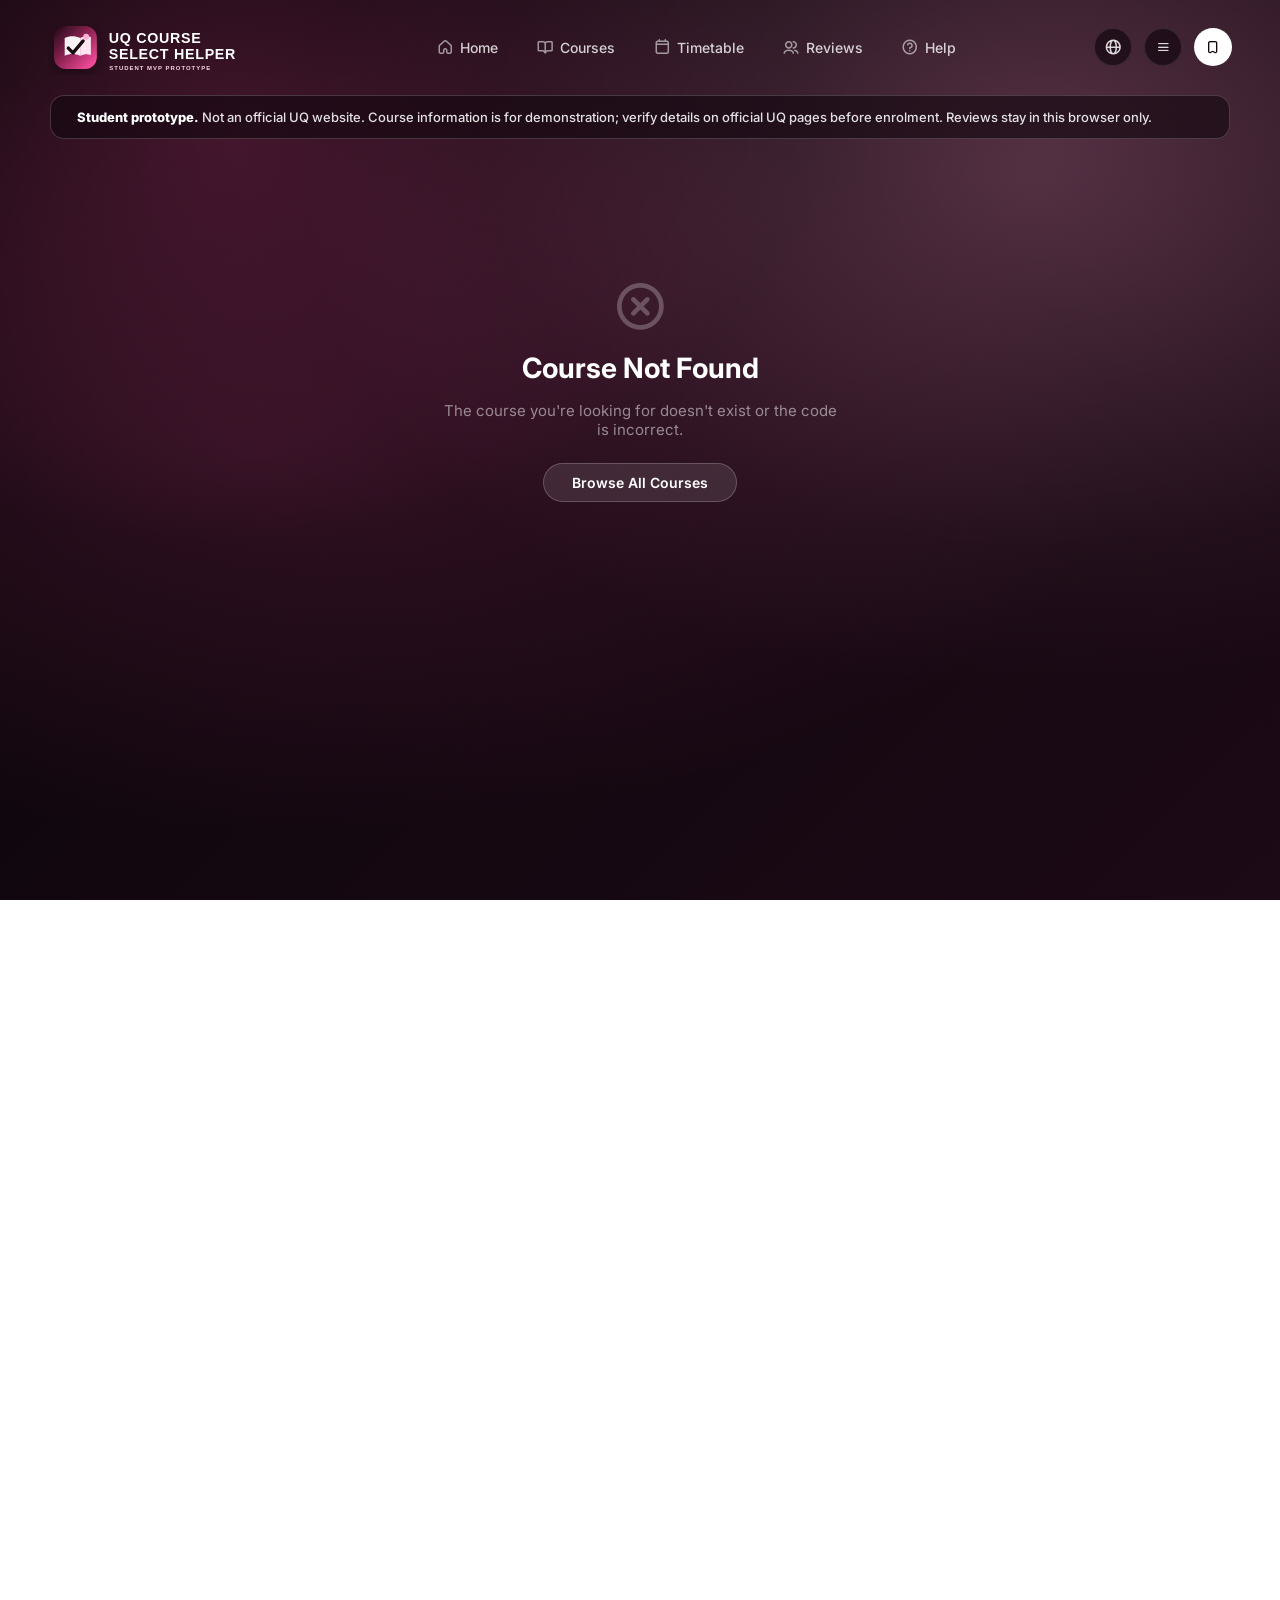
<file: course-detail.html>
﻿<!DOCTYPE html>
<html lang="en">

<head>
    <meta charset="UTF-8">
    <meta name="viewport" content="width=device-width, initial-scale=1.0">
    <meta http-equiv="Cache-Control" content="no-store, no-cache, must-revalidate">
    <meta http-equiv="Pragma" content="no-cache">
    <meta http-equiv="Expires" content="0">
    <title>Course Detail | UQ Course Select Helper</title>
    <link rel="preconnect" href="https://fonts.googleapis.com">
    <link
        href="https://fonts.googleapis.com/css2?family=Inter:wght@300;400;500;600;700;800;900&family=Noto+Sans+SC:wght@300;400;500;700;900&family=Playfair+Display:ital,wght@1,400;1,700&display=swap"
        rel="stylesheet">
    <link rel="stylesheet" href="coolicons.css">
    <link rel="stylesheet" href="css/shared.css?v=20260527-5">
    <link rel="stylesheet" href="css/course-detail.css?v=20260527-5">
</head>

<body>
    <div class="page">
        <!-- Purple Gradient Background -->
        <div class="page-bg"></div>

        <!-- Content -->
        <div class="content">

            <!-- Navbar -->
            <nav class="navbar">
                <div class="nav-brand">
                    <a href="index.html" class="brand-lockup" aria-label="UQ Course Select Helper home">
                        <img src="logos/course-select-helper-logo.svg" alt="UQ Course Select Helper">
                    </a>
                </div>

                <ul class="nav-links">
                    <li>
                        <a href="index.html">
                            <i class="ci-House_01"></i>
                            <span data-i18n="nav_home">Home</span>
                        </a>
                    </li>
                    <li>
                        <a href="courses.html">
                            <i class="ci-Book_Open"></i>
                            <span data-i18n="nav_courses">Courses</span>
                        </a>
                    </li>
                    <li>
                        <a href="timetable.html">
                            <i class="ci-Calendar"></i>
                            <span data-i18n="nav_timetable">Timetable</span>
                        </a>
                    </li>
                    <li>
                        <a href="reviews.html">
                            <i class="ci-Users"></i>
                            <span data-i18n="nav_reviews">Reviews</span>
                        </a>
                    </li>
                    <li>
                        <a href="#help">
                            <i class="ci-Circle_Help"></i>
                            <span data-i18n="nav_help">Help</span>
                        </a>
                    </li>
                </ul>

                <div class="nav-right">
                    <div class="lang-wrapper">
                        <button class="lang-globe-btn" id="langGlobeBtn" onclick="toggleLangPopover()">
                            <i class="ci-Globe"></i>
                        </button>
                        <div class="lang-popover" id="langPopover">
                            <div class="lang-popover-title">Language</div>
                            <div class="lang-popover-divider"></div>
                            <button class="lang-option active" data-lang="en" onclick="switchLang('en')">
                                <span class="lang-option-dot"></span>
                                <span class="lang-option-label">English</span>
                                <i class="ci-Check lang-option-check"></i>
                            </button>
                            <button class="lang-option" data-lang="zh" onclick="switchLang('zh')">
                                <span class="lang-option-dot"></span>
                                <span class="lang-option-label">Chinese</span>
                                <i class="ci-Check lang-option-check"></i>
                            </button>
                        </div>
                    </div>
                    <button class="nav-menu-btn" aria-label="Menu">
                        <i class="ci-Hamburger_MD"></i>
                    </button>
                    <a href="index.html" class="nav-cta" aria-label="Get Started">
                        <i class="ci-Bookmark"></i>
                    </a>
                </div>
            </nav>

            <!-- Loading State -->
            <div class="loading-state" id="loadingState">
                <div class="loading-spinner"></div>
                <p data-i18n="cd_loading">Loading course details...</p>
            </div>

            <!-- Error State -->
            <div class="error-state" id="errorState" style="display:none;">
                <i class="ci-Close_Circle"></i>
                <h2 data-i18n="cd_not_found">Course Not Found</h2>
                <p data-i18n="cd_not_found_desc">The course you're looking for doesn't exist or the code is incorrect.
                </p>
                <a href="courses.html" class="back-link" data-i18n="cd_browse_courses">Browse All Courses</a>
            </div>

            <!-- Hero Banner -->
            <div class="course-hero" id="courseHero" style="display:none;">
                <a href="courses.html" class="breadcrumb">
                    <i class="ci-Chevron_Left"></i>
                    <span data-i18n="cd_back">Back to Courses</span>
                </a>
                <div class="hero-content">
                    <span class="course-level-badge" id="heroLevel"></span>
                    <h1 class="course-code" id="heroCode"></h1>
                    <p class="course-title" id="heroTitle"></p>
                </div>
            </div>

            <!-- Two-Column Layout -->
            <div class="course-layout" id="courseLayout" style="display:none;">

                <!-- Left: Main Content -->
                <div class="course-main">

                    <!-- About -->
                    <section class="content-section">
                        <h2 class="section-title">
                            <i class="ci-Book_Open"></i>
                            <span data-i18n="cd_about">About This Course</span>
                        </h2>
                        <div class="section-body">
                            <p id="courseDescription"></p>
                        </div>
                    </section>

                    <!-- Prerequisites -->
                    <section class="content-section">
                        <h2 class="section-title">
                            <i class="ci-Link"></i>
                            <span data-i18n="cd_prereqs">Prerequisites</span>
                        </h2>
                        <div class="section-body" id="prerequisitesBody">
                            <p id="prerequisitesText"></p>
                            <div class="prereq-chips" id="prerequisitesChips"></div>
                        </div>
                    </section>

                    <div class="prereq-checker">
                        <label for="completedCoursesInput">Completed courses</label>
                        <input type="text" id="completedCoursesInput" placeholder="e.g. CSSE1001, MATH1061, INFS1200">
                        <button type="button" id="checkPrereqsBtn">Check Eligibility</button>
                        <div id="prereqCheckResult"></div>
                    </div>

                    <!-- Assessment -->
                    <section class="content-section">
                        <h2 class="section-title">
                            <i class="ci-Edit"></i>
                            <span data-i18n="cd_assessment">Assessment</span>
                        </h2>
                        <div class="section-body">
                            <div id="assessmentContent"></div>
                        </div>
                    </section>

                    <!-- Incompatible Courses -->
                    <section class="content-section" id="incompatibleSection" style="display:none;">
                        <h2 class="section-title">
                            <i class="ci-Close_Circle"></i>
                            <span data-i18n="cd_incompatible">Incompatible Courses</span>
                        </h2>
                        <div class="section-body">
                            <p id="incompatibleText"></p>
                            <div class="prereq-chips" id="incompatibleChips"></div>
                        </div>
                    </section>
                </div>

                <!-- Right: Sidebar -->
                <div class="course-sidebar">

                    <!-- Quick Facts Card -->
                    <div class="sidebar-card">
                        <h3 class="sidebar-card-title">
                            <i class="ci-Bar_Chart"></i>
                            <span data-i18n="cd_quick_facts">Quick Facts</span>
                        </h3>
                        <ul class="quick-facts-list">
                            <li>
                                <span class="fact-label" data-i18n="cd_units">Units</span>
                                <span class="fact-value" id="factUnits">--</span>
                            </li>
                            <li>
                                <span class="fact-label" data-i18n="cd_level">Level</span>
                                <span class="fact-value" id="factLevel">--</span>
                            </li>
                            <li>
                                <span class="fact-label" data-i18n="cd_faculty">Faculty</span>
                                <span class="fact-value" id="factFaculty">--</span>
                            </li>
                            <li>
                                <span class="fact-label" data-i18n="cd_school">School</span>
                                <span class="fact-value" id="factSchool">--</span>
                            </li>
                            <li>
                                <span class="fact-label" data-i18n="cd_duration">Duration</span>
                                <span class="fact-value" id="factDuration">--</span>
                            </li>
                        </ul>
                    </div>

                    <!-- Offerings Card -->
                    <div class="sidebar-card">
                        <h3 class="sidebar-card-title">
                            <i class="ci-Calendar"></i>
                            <span data-i18n="cd_offerings">Offerings</span>
                        </h3>
                        <div id="offeringsContent">
                            <p class="no-data" data-i18n="cd_no_offerings">No offerings available.</p>
                        </div>
                    </div>

                    <!-- Action Buttons -->
                    <div class="sidebar-actions">
                        <button class="action-btn action-btn-primary" id="addToTimetableBtn">
                            <i class="ci-Calendar"></i>
                            <span data-i18n="cd_add_timetable">Add to Timetable</span>
                        </button>
                        <button class="action-btn action-btn-secondary" id="writeReviewBtn">
                            <i class="ci-Edit"></i>
                            <span data-i18n="cd_write_review">Write a Review</span>
                        </button>
                        <a class="action-btn action-btn-official" id="officialCourseLink" href="#" target="_blank"
                            rel="noopener">
                            <i class="ci-External_Link"></i>
                            <span>Official UQ Page</span>
                        </a>
                    </div>
                </div>
            </div>
        </div>
    </div>

    <!-- Toast Notification -->
    <div class="toast" id="toast">
        <i class="ci-Check toast-icon"></i>
        <span id="toastMessage"></span>
    </div>

    <!-- Footer -->
    <footer id="help" class="footer student-footer">
        <div class="footer-hero">
            <div class="footer-brand-block">
                <img src="logos/course-select-helper-logo.svg" alt="UQ Course Select Helper" class="footer-brand-logo">
                <p>Independent COMP1100 student MVP. This prototype helps demonstrate course-planning ideas, interview-driven learning and design iteration.</p>
            </div>
            <div class="footer-proof-points">
                <span>Student prototype</span>
                <span>Not an official UQ service</span>
                <span>Verify details with UQ</span>
            </div>
        </div>

        <div class="footer-columns footer-prototype-columns">
            <div class="footer-col">
                <h4>Working with UQ</h4>
                <ul>
                    <li><a href="https://about.uq.edu.au/careers" target="_blank" rel="noopener noreferrer">Careers and job search</a></li>
                    <li><a href="https://about.uq.edu.au/strategy-values/strategic-plan" target="_blank" rel="noopener noreferrer">Strategic Plan</a></li>
                    <li><a href="https://about.uq.edu.au/staff-intranet" target="_blank" rel="noopener noreferrer">Staff Intranet</a></li>
                    <li><a href="https://my.uq.edu.au/information-and-services/information-technology/student-staff-it-support" target="_blank" rel="noopener noreferrer">IT support</a></li>
                </ul>
            </div>
            <div class="footer-col">
                <h4>Current students</h4>
                <ul>
                    <li><a href="https://my.uq.edu.au/" target="_blank" rel="noopener noreferrer">my.UQ</a></li>
                    <li><a href="https://programs-courses.uq.edu.au/" target="_blank" rel="noopener noreferrer">Programs and courses</a></li>
                    <li><a href="https://about.uq.edu.au/academic-calendar" target="_blank" rel="noopener noreferrer">Academic calendar</a></li>
                    <li><a href="https://my.uq.edu.au/student-support" target="_blank" rel="noopener noreferrer">Student support</a></li>
                </ul>
            </div>
            <div class="footer-col">
                <h4>Library</h4>
                <ul>
                    <li><a href="https://library.uq.edu.au/" target="_blank" rel="noopener noreferrer">Library</a></li>
                    <li><a href="https://web.library.uq.edu.au/study-and-learning-support" target="_blank" rel="noopener noreferrer">Study and learning support</a></li>
                    <li><a href="https://web.library.uq.edu.au/research-and-publish" target="_blank" rel="noopener noreferrer">Research and publish</a></li>
                    <li><a href="https://web.library.uq.edu.au/visit" target="_blank" rel="noopener noreferrer">Visit</a></li>
                </ul>
            </div>
            <div class="footer-col">
                <h4>Contact UQ</h4>
                <ul>
                    <li><a href="https://contacts.uq.edu.au/contacts" target="_blank" rel="noopener noreferrer">Contact UQ</a></li>
                    <li><a href="https://www.uq.edu.au/complaints-appeals" target="_blank" rel="noopener noreferrer">Make a complaint</a></li>
                    <li><a href="https://about.uq.edu.au/faculties-schools-centres-and-institutes" target="_blank" rel="noopener noreferrer">Faculties, schools, institutes and centres</a></li>
                    <li><a href="https://campuses.uq.edu.au/" target="_blank" rel="noopener noreferrer">Campuses, maps and transport</a></li>
                </ul>
            </div>
            <div class="footer-col">
                <h4>Prototype notes</h4>
                <ul>
                    <li>Reviews are stored locally in this browser.</li>
                    <li>No analytics or server upload are added.</li>
                    <li>Do not enter sensitive personal information.</li>
                    <li>Course data is for demonstration and must be checked against official UQ pages.</li>
                </ul>
            </div>
        </div>

        <div class="footer-disclaimer">
            <strong>Disclaimer:</strong> UQ Course Select Helper is an independent student prototype. It is not affiliated with, endorsed by, or operated by The University of Queensland. UQ names and course references are used only to describe the student problem space and demonstration dataset.
        </div>
    </footer>

    <script src="js/i18n.js?v=20260527-5"></script>
    <script src="js/shared.js?v=20260527-5"></script>
    <script src="js/course-detail.js?v=20260527-7"></script>
</body>

</html>
</file>
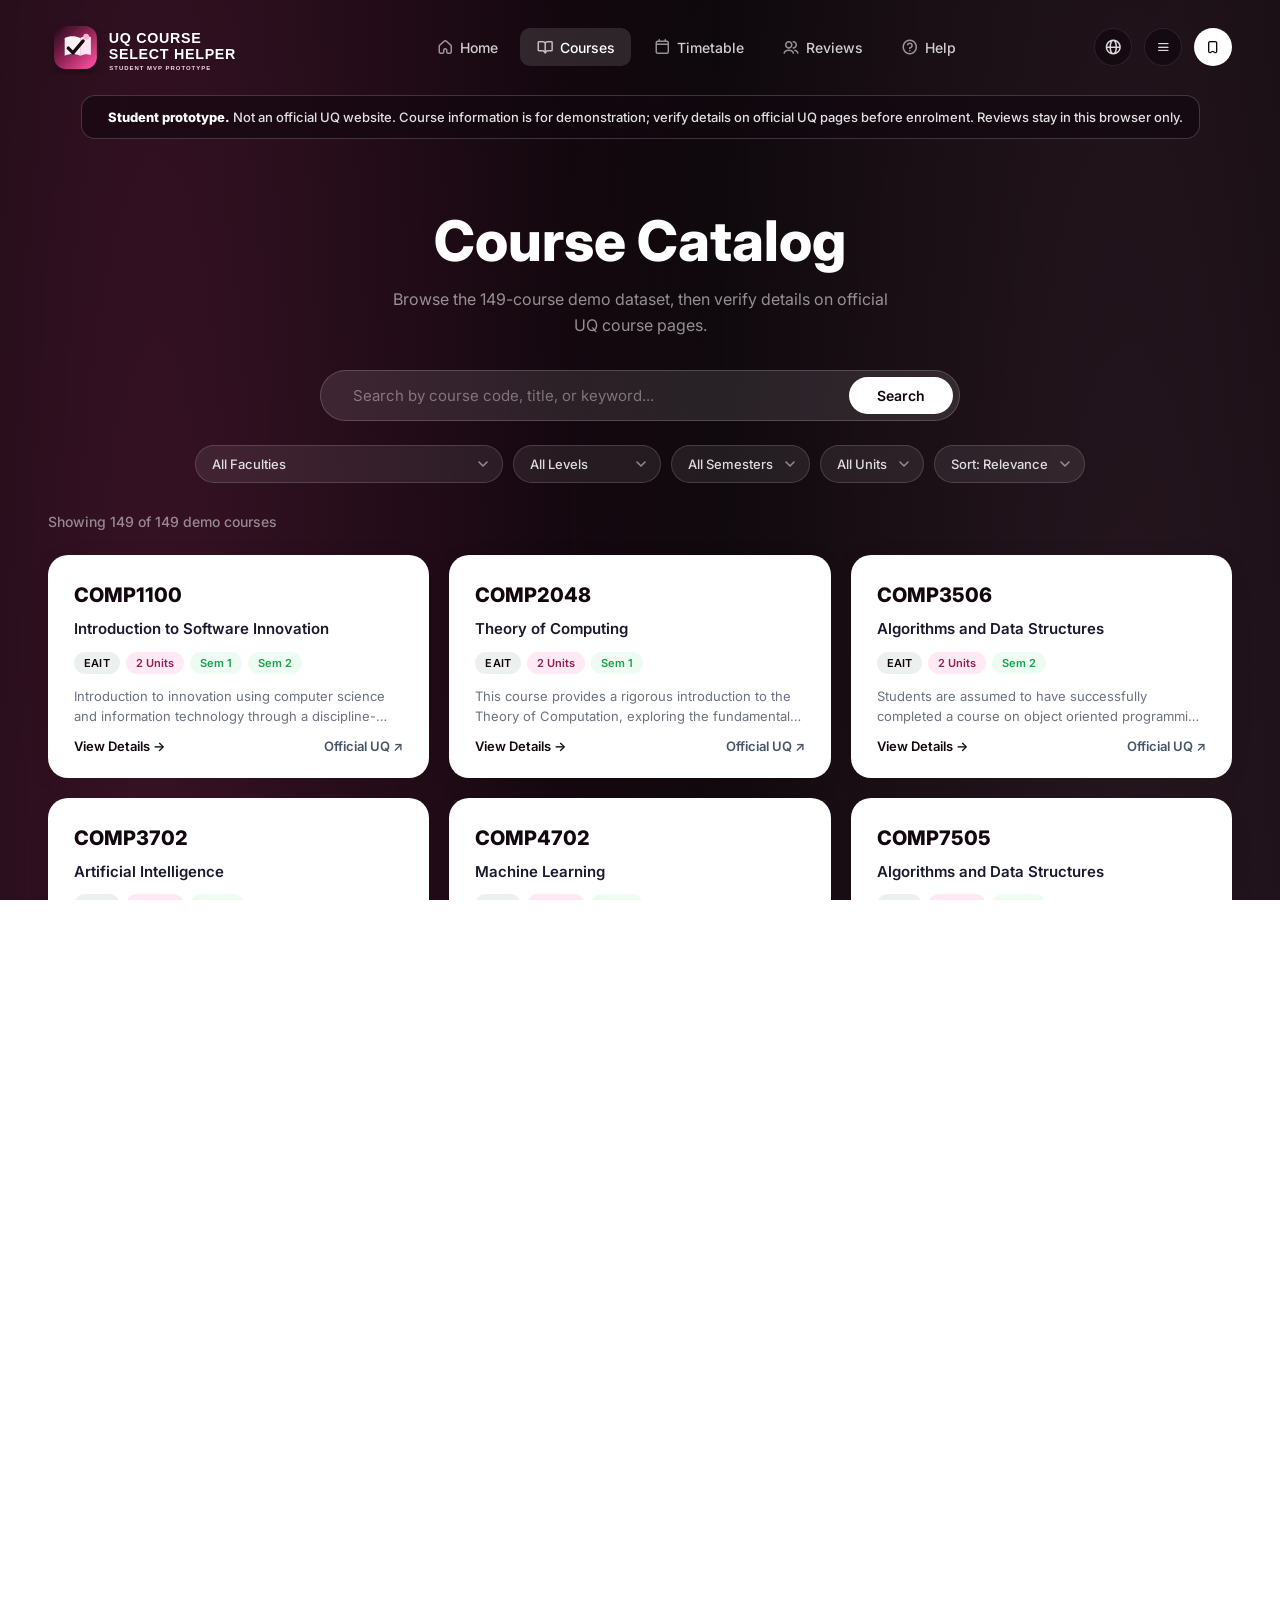
<file: courses.html>
﻿<!DOCTYPE html>
<html lang="en">

<head>
    <meta charset="UTF-8">
    <meta name="viewport" content="width=device-width, initial-scale=1.0">
    <meta http-equiv="Cache-Control" content="no-store, no-cache, must-revalidate">
    <meta http-equiv="Pragma" content="no-cache">
    <meta http-equiv="Expires" content="0">
    <title>UQ Course Select Helper | Course Catalog</title>
    <link rel="preconnect" href="https://fonts.googleapis.com">
    <link
        href="https://fonts.googleapis.com/css2?family=Inter:wght@300;400;500;600;700;800;900&family=Noto+Sans+SC:wght@300;400;500;700;900&family=Playfair+Display:ital,wght@1,400;1,700&display=swap"
        rel="stylesheet">
    <link rel="stylesheet" href="coolicons.css">
    <link rel="stylesheet" href="css/shared.css?v=20260527-5">
    <link rel="stylesheet" href="css/courses.css?v=20260527-5">
</head>

<body>
    <div class="page-courses">

        <!-- Content -->
        <div class="content">

            <!-- Navbar -->
            <nav class="navbar">
                <div class="nav-brand">
                    <a href="index.html" class="brand-lockup" aria-label="UQ Course Select Helper home">
                        <img src="logos/course-select-helper-logo.svg" alt="UQ Course Select Helper">
                    </a>
                </div>

                <ul class="nav-links">
                    <li>
                        <a href="index.html">
                            <i class="ci-House_01"></i>
                            <span data-i18n="nav_home">Home</span>
                        </a>
                    </li>
                    <li>
                        <a href="courses.html" class="nav-active">
                            <i class="ci-Book_Open"></i>
                            <span data-i18n="nav_courses">Courses</span>
                        </a>
                    </li>
                    <li>
                        <a href="timetable.html">
                            <i class="ci-Calendar"></i>
                            <span data-i18n="nav_timetable">Timetable</span>
                        </a>
                    </li>
                    <li>
                        <a href="reviews.html">
                            <i class="ci-Users"></i>
                            <span data-i18n="nav_reviews">Reviews</span>
                        </a>
                    </li>
                    <li>
                        <a href="#help">
                            <i class="ci-Circle_Help"></i>
                            <span data-i18n="nav_help">Help</span>
                        </a>
                    </li>
                </ul>

                <div class="nav-right">
                    <div class="lang-wrapper">
                        <button class="lang-globe-btn" id="langGlobeBtn" onclick="toggleLangPopover()">
                            <i class="ci-Globe"></i>
                        </button>
                        <div class="lang-popover" id="langPopover">
                            <div class="lang-popover-title">Language</div>
                            <div class="lang-popover-divider"></div>
                            <button class="lang-option active" data-lang="en" onclick="switchLang('en')">
                                <span class="lang-option-dot"></span>
                                <span class="lang-option-label">English</span>
                                <i class="ci-Check lang-option-check"></i>
                            </button>
                            <button class="lang-option" data-lang="zh" onclick="switchLang('zh')">
                                <span class="lang-option-dot"></span>
                                <span class="lang-option-label">Chinese</span>
                                <i class="ci-Check lang-option-check"></i>
                            </button>
                        </div>
                    </div>
                    <button class="nav-menu-btn" aria-label="Menu">
                        <i class="ci-Hamburger_MD"></i>
                    </button>
                    <a href="timetable.html" class="nav-cta" aria-label="View Timetable">
                        <i class="ci-Bookmark"></i>
                    </a>
                </div>
            </nav>

            <!-- Page Header -->
            <div class="catalog-header">
                <h1 class="catalog-title" data-i18n="catalog_title">Course Catalog</h1>
                <p class="catalog-subtitle" data-i18n="catalog_subtitle">Browse the 149-course demo dataset, then verify details on official UQ course pages.</p>
            </div>

            <!-- Search Section -->
            <div class="catalog-search-wrapper">
                <div class="catalog-search-bar">
                    <i class="ci-Search catalog-search-icon"></i>
                    <input type="text" id="catalogSearchInput" placeholder="Search by course code, title, or keyword..."
                        data-i18n-ph="catalog_search_ph">
                    <button class="catalog-search-btn" id="catalogSearchBtn" data-i18n="search_btn">Search</button>
                </div>
            </div>

            <!-- Filters -->
            <div class="catalog-filters">
                <div class="filter-group">
                    <select id="filterFaculty" class="filter-select">
                        <option value="">All Faculties</option>
                        <option value="BEL">Business, Economics & Law</option>
                        <option value="EAIT">Engineering & IT</option>
                        <option value="Health, Medicine and Behavioural Sciences">Health, Medicine & Behavioural
                            Sciences</option>
                        <option value="Humanities, Arts and Social Sciences">Humanities, Arts & Social Sciences</option>
                        <option value="Science">Science</option>
                    </select>
                </div>
                <div class="filter-group">
                    <select id="filterLevel" class="filter-select">
                        <option value="">All Levels</option>
                        <option value="undergraduate">Undergraduate</option>
                        <option value="postgraduate">Postgraduate</option>
                    </select>
                </div>
                <div class="filter-group">
                    <select id="filterSemester" class="filter-select">
                        <option value="">All Semesters</option>
                        <option value="1">Semester 1</option>
                        <option value="2">Semester 2</option>
                        <option value="summer">Summer</option>
                    </select>
                </div>
                <div class="filter-group">
                    <select id="filterUnits" class="filter-select">
                        <option value="">All Units</option>
                        <option value="2">2 Units</option>
                        <option value="4">4 Units</option>
                    </select>
                </div>
                <div class="filter-group">
                    <select id="sortSelect" class="filter-select">
                        <option value="relevance">Sort: Relevance</option>
                        <option value="code-asc">Sort: Code A-Z</option>
                        <option value="title-asc">Sort: Title A-Z</option>
                    </select>
                </div>
            </div>

            <!-- Results Count -->
            <div class="catalog-results-info">
                <span class="results-count" id="resultsCount" data-i18n="results_loading">Loading courses...</span>
            </div>

            <!-- Loading Spinner -->
            <div class="catalog-loading" id="catalogLoading">
                <div class="spinner"></div>
                <span data-i18n="loading_text">Loading courses...</span>
            </div>

            <!-- Course Grid -->
            <div class="catalog-grid" id="catalogGrid"></div>

            <!-- Empty State -->
            <div class="catalog-empty" id="catalogEmpty" style="display:none;">
                <i class="ci-Search"></i>
                <h3 data-i18n="empty_title">No courses found</h3>
                <p data-i18n="empty_text">Try adjusting your search or filters to find what you're looking for.</p>
            </div>

        </div>
    </div>

    <!-- Full Footer -->
    <footer id="help" class="footer student-footer">
        <div class="footer-hero">
            <div class="footer-brand-block">
                <img src="logos/course-select-helper-logo.svg" alt="UQ Course Select Helper" class="footer-brand-logo">
                <p>Independent COMP1100 student MVP. This prototype helps demonstrate course-planning ideas, interview-driven learning and design iteration.</p>
            </div>
            <div class="footer-proof-points">
                <span>Student prototype</span>
                <span>Not an official UQ service</span>
                <span>Verify details with UQ</span>
            </div>
        </div>

        <div class="footer-columns footer-prototype-columns">
            <div class="footer-col">
                <h4>Working with UQ</h4>
                <ul>
                    <li><a href="https://about.uq.edu.au/careers" target="_blank" rel="noopener noreferrer">Careers and job search</a></li>
                    <li><a href="https://about.uq.edu.au/strategy-values/strategic-plan" target="_blank" rel="noopener noreferrer">Strategic Plan</a></li>
                    <li><a href="https://about.uq.edu.au/staff-intranet" target="_blank" rel="noopener noreferrer">Staff Intranet</a></li>
                    <li><a href="https://my.uq.edu.au/information-and-services/information-technology/student-staff-it-support" target="_blank" rel="noopener noreferrer">IT support</a></li>
                </ul>
            </div>
            <div class="footer-col">
                <h4>Current students</h4>
                <ul>
                    <li><a href="https://my.uq.edu.au/" target="_blank" rel="noopener noreferrer">my.UQ</a></li>
                    <li><a href="https://programs-courses.uq.edu.au/" target="_blank" rel="noopener noreferrer">Programs and courses</a></li>
                    <li><a href="https://about.uq.edu.au/academic-calendar" target="_blank" rel="noopener noreferrer">Academic calendar</a></li>
                    <li><a href="https://my.uq.edu.au/student-support" target="_blank" rel="noopener noreferrer">Student support</a></li>
                </ul>
            </div>
            <div class="footer-col">
                <h4>Library</h4>
                <ul>
                    <li><a href="https://library.uq.edu.au/" target="_blank" rel="noopener noreferrer">Library</a></li>
                    <li><a href="https://web.library.uq.edu.au/study-and-learning-support" target="_blank" rel="noopener noreferrer">Study and learning support</a></li>
                    <li><a href="https://web.library.uq.edu.au/research-and-publish" target="_blank" rel="noopener noreferrer">Research and publish</a></li>
                    <li><a href="https://web.library.uq.edu.au/visit" target="_blank" rel="noopener noreferrer">Visit</a></li>
                </ul>
            </div>
            <div class="footer-col">
                <h4>Contact UQ</h4>
                <ul>
                    <li><a href="https://contacts.uq.edu.au/contacts" target="_blank" rel="noopener noreferrer">Contact UQ</a></li>
                    <li><a href="https://www.uq.edu.au/complaints-appeals" target="_blank" rel="noopener noreferrer">Make a complaint</a></li>
                    <li><a href="https://about.uq.edu.au/faculties-schools-centres-and-institutes" target="_blank" rel="noopener noreferrer">Faculties, schools, institutes and centres</a></li>
                    <li><a href="https://campuses.uq.edu.au/" target="_blank" rel="noopener noreferrer">Campuses, maps and transport</a></li>
                </ul>
            </div>
            <div class="footer-col">
                <h4>Prototype notes</h4>
                <ul>
                    <li>Reviews are stored locally in this browser.</li>
                    <li>No analytics or server upload are added.</li>
                    <li>Do not enter sensitive personal information.</li>
                    <li>Course data is for demonstration and must be checked against official UQ pages.</li>
                </ul>
            </div>
        </div>

        <div class="footer-disclaimer">
            <strong>Disclaimer:</strong> UQ Course Select Helper is an independent student prototype. It is not affiliated with, endorsed by, or operated by The University of Queensland. UQ names and course references are used only to describe the student problem space and demonstration dataset.
        </div>
    </footer>
    <script src="js/i18n.js?v=20260527-5"></script>
    <script src="js/shared.js?v=20260527-5"></script>
    <script src="js/courses.js?v=20260527-5"></script>
</body>

</html>
</file>
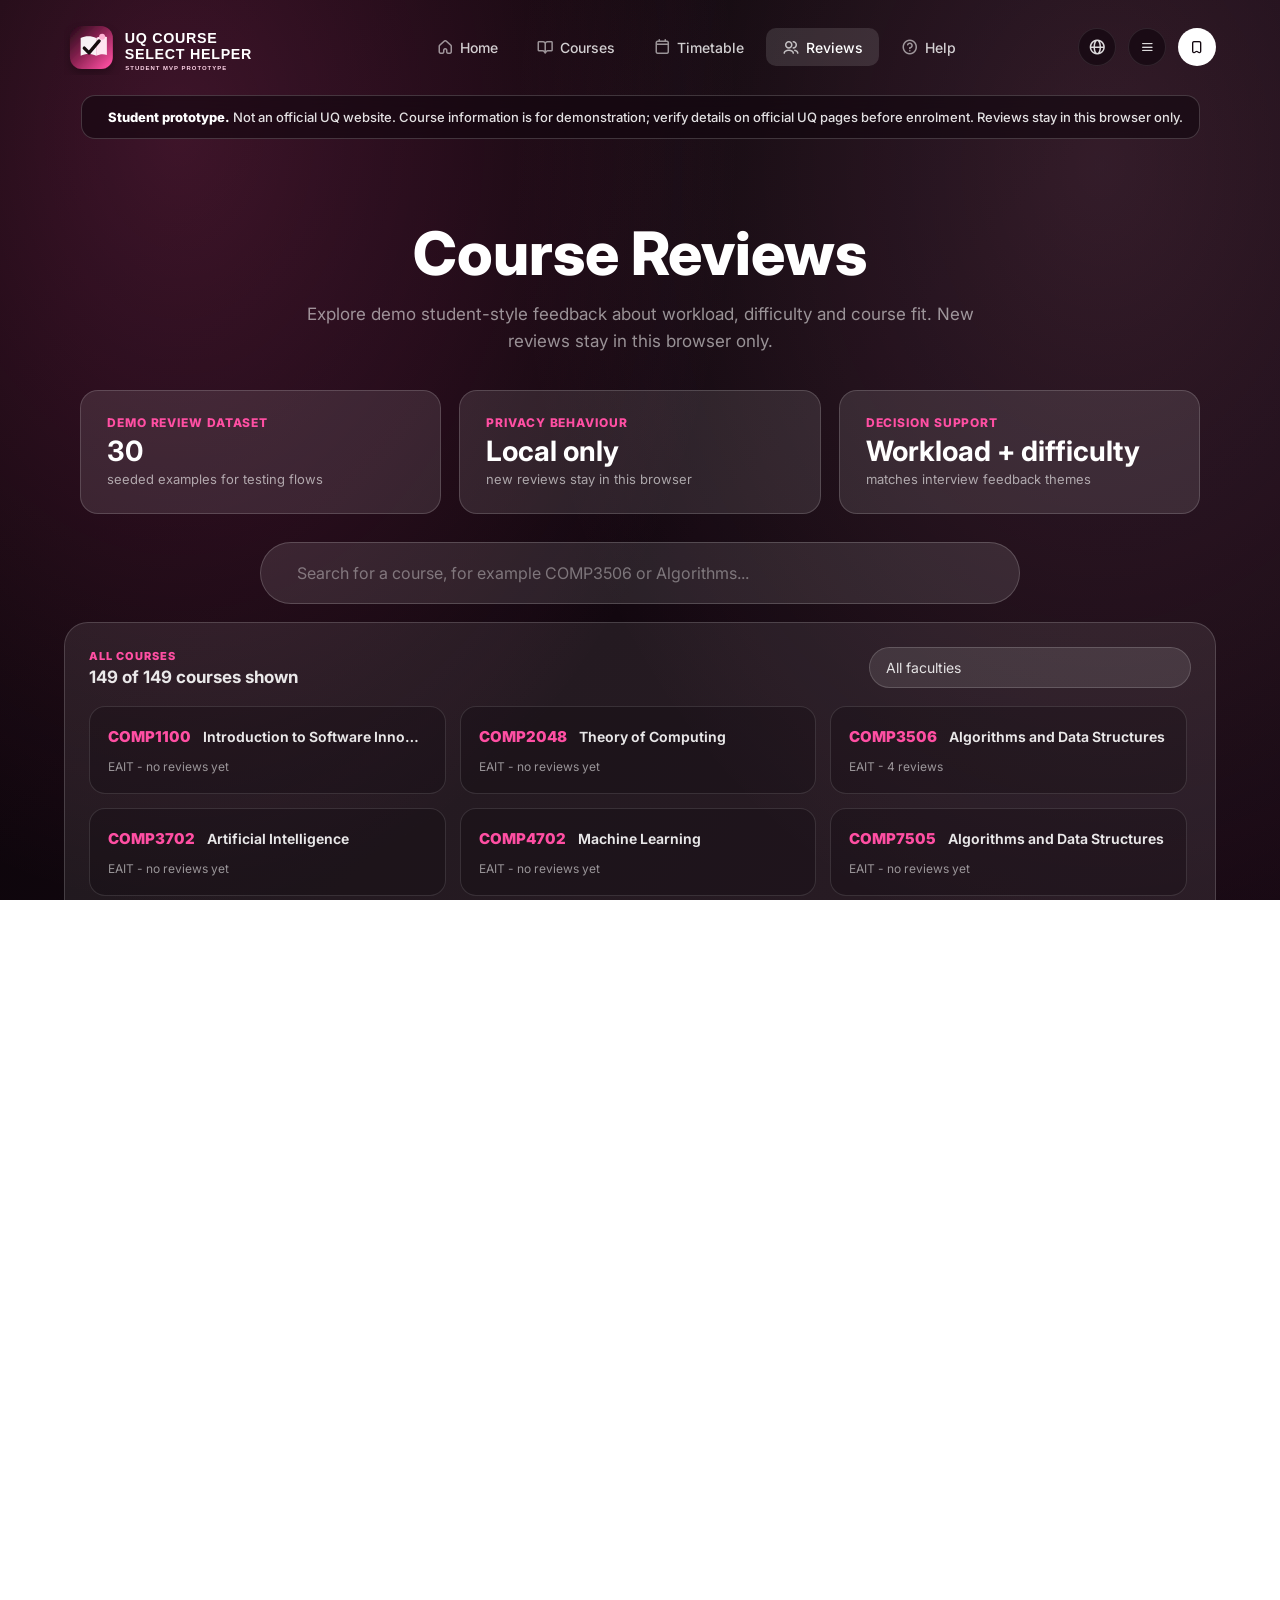
<file: reviews.html>
﻿<!DOCTYPE html>
<html lang="en">

<head>
    <meta charset="UTF-8">
    <meta name="viewport" content="width=device-width, initial-scale=1.0">
    <title>UQ Course Select Helper | Course Reviews</title>
    <link rel="preconnect" href="https://fonts.googleapis.com">
    <link
        href="https://fonts.googleapis.com/css2?family=Inter:wght@300;400;500;600;700;800;900&family=Noto+Sans+SC:wght@300;400;500;700;900&family=Playfair+Display:ital,wght@1,400;1,700&display=swap"
        rel="stylesheet">
    <link rel="stylesheet" href="coolicons.css">
    <link rel="stylesheet" href="css/shared.css?v=20260527-5">
    <link rel="stylesheet" href="css/reviews.css?v=20260527-6">
</head>

<body>
    <div class="page-reviews">

        <!-- Content -->
        <div class="content">

            <!-- Navbar -->
            <nav class="navbar">
                <div class="nav-brand">
                    <a href="index.html" class="brand-lockup" aria-label="UQ Course Select Helper home">
                        <img src="logos/course-select-helper-logo.svg" alt="UQ Course Select Helper">
                    </a>
                </div>

                <ul class="nav-links">
                    <li>
                        <a href="index.html">
                            <i class="ci-House_01"></i>
                            <span data-i18n="nav_home">Home</span>
                        </a>
                    </li>
                    <li>
                        <a href="courses.html">
                            <i class="ci-Book_Open"></i>
                            <span data-i18n="nav_courses">Courses</span>
                        </a>
                    </li>
                    <li>
                        <a href="timetable.html">
                            <i class="ci-Calendar"></i>
                            <span data-i18n="nav_timetable">Timetable</span>
                        </a>
                    </li>
                    <li>
                        <a href="reviews.html" class="nav-active">
                            <i class="ci-Users"></i>
                            <span data-i18n="nav_reviews">Reviews</span>
                        </a>
                    </li>
                    <li>
                        <a href="#help">
                            <i class="ci-Circle_Help"></i>
                            <span data-i18n="nav_help">Help</span>
                        </a>
                    </li>
                </ul>

                <div class="nav-right">
                    <div class="lang-wrapper">
                        <button class="lang-globe-btn" id="langGlobeBtn" onclick="toggleLangPopover()">
                            <i class="ci-Globe"></i>
                        </button>
                        <div class="lang-popover" id="langPopover">
                            <div class="lang-popover-title">Language</div>
                            <div class="lang-popover-divider"></div>
                            <button class="lang-option active" data-lang="en" onclick="switchLang('en')">
                                <span class="lang-option-dot"></span>
                                <span class="lang-option-label">English</span>
                                <i class="ci-Check lang-option-check"></i>
                            </button>
                            <button class="lang-option" data-lang="zh" onclick="switchLang('zh')">
                                <span class="lang-option-dot"></span>
                                <span class="lang-option-label">Chinese</span>
                                <i class="ci-Check lang-option-check"></i>
                            </button>
                        </div>
                    </div>
                    <button class="nav-menu-btn" aria-label="Menu">
                        <i class="ci-Hamburger_MD"></i>
                    </button>
                    <a href="timetable.html" class="nav-cta" aria-label="View Timetable">
                        <i class="ci-Bookmark"></i>
                    </a>
                </div>
            </nav>

            <!-- Page Header -->
            <div class="reviews-header">
                <h1 class="reviews-title" data-i18n="reviews_title">Course Reviews</h1>
                <p class="reviews-subtitle" data-i18n="reviews_subtitle">Explore demo student-style feedback about
                    workload, difficulty and course fit. New reviews stay in this browser only.</p>
            </div>

            <div class="review-evidence-grid" aria-label="Review prototype evidence">
                <div class="review-evidence-card">
                    <span class="evidence-label">Demo review dataset</span>
                    <strong id="reviewDatasetCount">--</strong>
                    <span>seeded examples for testing flows</span>
                </div>
                <div class="review-evidence-card">
                    <span class="evidence-label">Privacy behaviour</span>
                    <strong>Local only</strong>
                    <span>new reviews stay in this browser</span>
                </div>
                <div class="review-evidence-card">
                    <span class="evidence-label">Decision support</span>
                    <strong>Workload + difficulty</strong>
                    <span>matches interview feedback themes</span>
                </div>
            </div>

            <!-- Course Selector -->
            <div class="course-selector-wrapper">
                <div class="course-selector">
                    <i class="ci-Search course-selector-icon"></i>
                    <input type="text" id="courseSearchInput"
                        placeholder="Search for a course, for example COMP3506 or Algorithms..." autocomplete="off"
                        data-i18n-ph="reviews_search_ph">
                    <div class="course-dropdown" id="courseDropdown"></div>
                </div>
                <div class="selected-course-badge" id="selectedCourseBadge" style="display:none;">
                    <span class="badge-code" id="badgeCode"></span>
                    <span class="badge-title" id="badgeTitle"></span>
                    <button class="badge-remove" id="badgeRemove" aria-label="Remove selection">&times;</button>
                </div>
                <div class="all-course-picker" id="allCoursePicker">
                    <div class="all-course-picker-head">
                        <div>
                            <span>All courses</span>
                            <strong id="allCourseCount">Loading courses...</strong>
                        </div>
                        <select id="reviewCourseFacultyFilter" class="filter-select" aria-label="Filter course list by faculty">
                            <option value="">All faculties</option>
                            <option value="BEL">Business, Economics & Law</option>
                            <option value="EAIT">Engineering & IT</option>
                            <option value="Health, Medicine and Behavioural Sciences">Health, Medicine & Behavioural Sciences</option>
                            <option value="Humanities, Arts and Social Sciences">Humanities, Arts & Social Sciences</option>
                            <option value="Science">Science</option>
                        </select>
                    </div>
                    <div class="all-course-grid" id="allCourseGrid"></div>
                </div>
            </div>

            <!-- Review Summary -->
            <div class="review-summary-card" id="reviewSummary" style="display:none;">
                <div class="summary-left">
                    <div class="summary-avg-rating" id="summaryAvgRating">0.0</div>
                    <div class="summary-stars" id="summaryStars"></div>
                    <div class="summary-count" id="summaryCount">0 reviews</div>
                </div>
                <div class="summary-center">
                    <div class="rating-distribution" id="ratingDistribution"></div>
                </div>
                <div class="summary-right">
                    <div class="summary-stat">
                        <span class="stat-label">Avg. Difficulty</span>
                        <span class="stat-value" id="summaryDifficulty">--</span>
                        <span class="stat-badge" id="summaryDiffBadge"></span>
                    </div>
                    <div class="summary-stat">
                        <span class="stat-label">Avg. Workload</span>
                        <span class="stat-value" id="summaryWorkload">--</span>
                        <span class="stat-unit">hrs/week</span>
                    </div>
                </div>
            </div>

            <!-- Sort + Write Review Toggle -->
            <div class="reviews-toolbar" id="reviewsToolbar" style="display:none;">
                <div class="review-filter-row">
                    <select id="filterRating" class="filter-select" aria-label="Filter by rating">
                        <option value="" data-i18n="reviews_filter_rating">All ratings</option>
                        <option value="5">5 stars only</option>
                        <option value="4">4+ stars</option>
                        <option value="3">3+ stars</option>
                    </select>
                    <select id="filterDifficulty" class="filter-select" aria-label="Filter by difficulty">
                        <option value="" data-i18n="reviews_filter_difficulty">All difficulties</option>
                        <option value="1">Easy</option>
                        <option value="2">Moderate</option>
                        <option value="3">Hard</option>
                        <option value="4">Very Hard</option>
                        <option value="5">Extreme</option>
                    </select>
                    <input id="filterKeyword" class="review-keyword-filter" type="search" placeholder="Search review text..."
                        data-i18n-ph="reviews_filter_keyword_ph" aria-label="Search review text">
                </div>
                <div class="sort-group">
                    <label data-i18n="reviews_sort_label">Sort by:</label>
                    <select id="sortReviews" class="filter-select">
                        <option value="recent" data-i18n="reviews_sort_recent">Most Recent</option>
                        <option value="highest" data-i18n="reviews_sort_highest">Highest Rated</option>
                        <option value="lowest" data-i18n="reviews_sort_lowest">Lowest Rated</option>
                        <option value="workload" data-i18n="reviews_sort_workload">Highest Workload</option>
                    </select>
                </div>
                <button class="write-review-toggle" id="writeReviewToggle">
                    <i class="ci-Edit_Pencil_01"></i>
                    <span data-i18n="reviews_write">Write a Review</span>
                </button>
            </div>

            <!-- Write Review Form -->
            <div class="review-form-wrapper" id="reviewFormWrapper">
                <form class="review-form" id="reviewForm">
                    <h3 class="form-title">Write a Review</h3>
                    <p class="form-note" data-i18n="reviews_privacy_note">Do not enter sensitive personal information.
                        This prototype saves your review locally in this browser.</p>

                    <div class="form-row">
                        <label class="form-label">Overall Rating <span class="required">*</span></label>
                        <div class="star-picker" id="starPicker">
                            <span class="star-pick" data-value="1">&#9733;</span>
                            <span class="star-pick" data-value="2">&#9733;</span>
                            <span class="star-pick" data-value="3">&#9733;</span>
                            <span class="star-pick" data-value="4">&#9733;</span>
                            <span class="star-pick" data-value="5">&#9733;</span>
                        </div>
                        <input type="hidden" id="formRating" value="">
                    </div>

                    <div class="form-row">
                        <label class="form-label">Difficulty</label>
                        <div class="difficulty-picker" id="difficultyPicker">
                            <button type="button" class="diff-btn" data-value="1">1 - Easy</button>
                            <button type="button" class="diff-btn" data-value="2">2 - Moderate</button>
                            <button type="button" class="diff-btn" data-value="3">3 - Hard</button>
                            <button type="button" class="diff-btn" data-value="4">4 - Very Hard</button>
                            <button type="button" class="diff-btn" data-value="5">5 - Extreme</button>
                        </div>
                        <input type="hidden" id="formDifficulty" value="">
                    </div>

                    <div class="form-row-inline">
                        <div class="form-row">
                            <label class="form-label" for="formWorkload">Workload (hrs/week)</label>
                            <input type="number" id="formWorkload" class="form-input" min="0" max="60"
                                placeholder="e.g. 10">
                        </div>
                        <div class="form-row">
                            <label class="form-label" for="formSemester">Semester Taken</label>
                            <select id="formSemester" class="form-input">
                                <option value="">Select...</option>
                                <option value="S1 2025">S1 2025</option>
                                <option value="S2 2025">S2 2025</option>
                                <option value="S1 2026">S1 2026</option>
                                <option value="S2 2026">S2 2026</option>
                            </select>
                        </div>
                    </div>

                    <div class="form-row">
                        <label class="form-label" for="formText">Your Review</label>
                        <textarea id="formText" class="form-textarea" rows="4"
                            placeholder="Share your experience with this course..."></textarea>
                    </div>

                    <div class="form-row">
                        <label class="form-label" for="formAuthor">Display Name</label>
                        <input type="text" id="formAuthor" class="form-input" placeholder="Anonymous" maxlength="40">
                    </div>

                    <div class="form-actions">
                        <button type="button" class="form-cancel" id="formCancel">Cancel</button>
                        <button type="submit" class="form-submit">Submit Review</button>
                    </div>
                </form>
            </div>

            <!-- Reviews List -->
            <div class="reviews-list" id="reviewsList"></div>

            <!-- Empty State -->
            <div class="reviews-empty" id="reviewsEmpty" style="display:none;">
                <i class="ci-Chat_Circle"></i>
                <h3 data-i18n="reviews_empty_title">No reviews match these filters</h3>
                <p data-i18n="reviews_empty_text">Try changing the filters or be the first to add a local review for this course.</p>
            </div>

            <!-- No Course Selected State -->
            <div class="reviews-placeholder" id="reviewsPlaceholder">
                <i class="ci-Search"></i>
                <h3 data-i18n="reviews_placeholder_title">Select a course above</h3>
                <p data-i18n="reviews_placeholder_text">Start with a reviewed demo course or search the full course list.</p>
                <div class="reviewed-course-chips" id="reviewedCourseChips"></div>
            </div>

        </div>
    </div>

    <!-- Full Footer -->
    <footer id="help" class="footer student-footer">
        <div class="footer-hero">
            <div class="footer-brand-block">
                <img src="logos/course-select-helper-logo.svg" alt="UQ Course Select Helper" class="footer-brand-logo">
                <p>Independent COMP1100 student MVP. This prototype helps demonstrate course-planning ideas, interview-driven learning and design iteration.</p>
            </div>
            <div class="footer-proof-points">
                <span>Student prototype</span>
                <span>Not an official UQ service</span>
                <span>Verify details with UQ</span>
            </div>
        </div>

        <div class="footer-columns footer-prototype-columns">
            <div class="footer-col">
                <h4>Working with UQ</h4>
                <ul>
                    <li><a href="https://about.uq.edu.au/careers" target="_blank" rel="noopener noreferrer">Careers and job search</a></li>
                    <li><a href="https://about.uq.edu.au/strategy-values/strategic-plan" target="_blank" rel="noopener noreferrer">Strategic Plan</a></li>
                    <li><a href="https://about.uq.edu.au/staff-intranet" target="_blank" rel="noopener noreferrer">Staff Intranet</a></li>
                    <li><a href="https://my.uq.edu.au/information-and-services/information-technology/student-staff-it-support" target="_blank" rel="noopener noreferrer">IT support</a></li>
                </ul>
            </div>
            <div class="footer-col">
                <h4>Current students</h4>
                <ul>
                    <li><a href="https://my.uq.edu.au/" target="_blank" rel="noopener noreferrer">my.UQ</a></li>
                    <li><a href="https://programs-courses.uq.edu.au/" target="_blank" rel="noopener noreferrer">Programs and courses</a></li>
                    <li><a href="https://about.uq.edu.au/academic-calendar" target="_blank" rel="noopener noreferrer">Academic calendar</a></li>
                    <li><a href="https://my.uq.edu.au/student-support" target="_blank" rel="noopener noreferrer">Student support</a></li>
                </ul>
            </div>
            <div class="footer-col">
                <h4>Library</h4>
                <ul>
                    <li><a href="https://library.uq.edu.au/" target="_blank" rel="noopener noreferrer">Library</a></li>
                    <li><a href="https://web.library.uq.edu.au/study-and-learning-support" target="_blank" rel="noopener noreferrer">Study and learning support</a></li>
                    <li><a href="https://web.library.uq.edu.au/research-and-publish" target="_blank" rel="noopener noreferrer">Research and publish</a></li>
                    <li><a href="https://web.library.uq.edu.au/visit" target="_blank" rel="noopener noreferrer">Visit</a></li>
                </ul>
            </div>
            <div class="footer-col">
                <h4>Contact UQ</h4>
                <ul>
                    <li><a href="https://contacts.uq.edu.au/contacts" target="_blank" rel="noopener noreferrer">Contact UQ</a></li>
                    <li><a href="https://www.uq.edu.au/complaints-appeals" target="_blank" rel="noopener noreferrer">Make a complaint</a></li>
                    <li><a href="https://about.uq.edu.au/faculties-schools-centres-and-institutes" target="_blank" rel="noopener noreferrer">Faculties, schools, institutes and centres</a></li>
                    <li><a href="https://campuses.uq.edu.au/" target="_blank" rel="noopener noreferrer">Campuses, maps and transport</a></li>
                </ul>
            </div>
            <div class="footer-col">
                <h4>Prototype notes</h4>
                <ul>
                    <li>Reviews are stored locally in this browser.</li>
                    <li>No analytics or server upload are added.</li>
                    <li>Do not enter sensitive personal information.</li>
                    <li>Course data is for demonstration and must be checked against official UQ pages.</li>
                </ul>
            </div>
        </div>

        <div class="footer-disclaimer">
            <strong>Disclaimer:</strong> UQ Course Select Helper is an independent student prototype. It is not affiliated with, endorsed by, or operated by The University of Queensland. UQ names and course references are used only to describe the student problem space and demonstration dataset.
        </div>
    </footer>

    <script src="js/i18n.js?v=20260527-5"></script>
    <script src="js/shared.js?v=20260527-5"></script>
    <script src="js/reviews.js?v=20260527-5"></script>
</body>

</html>
</file>
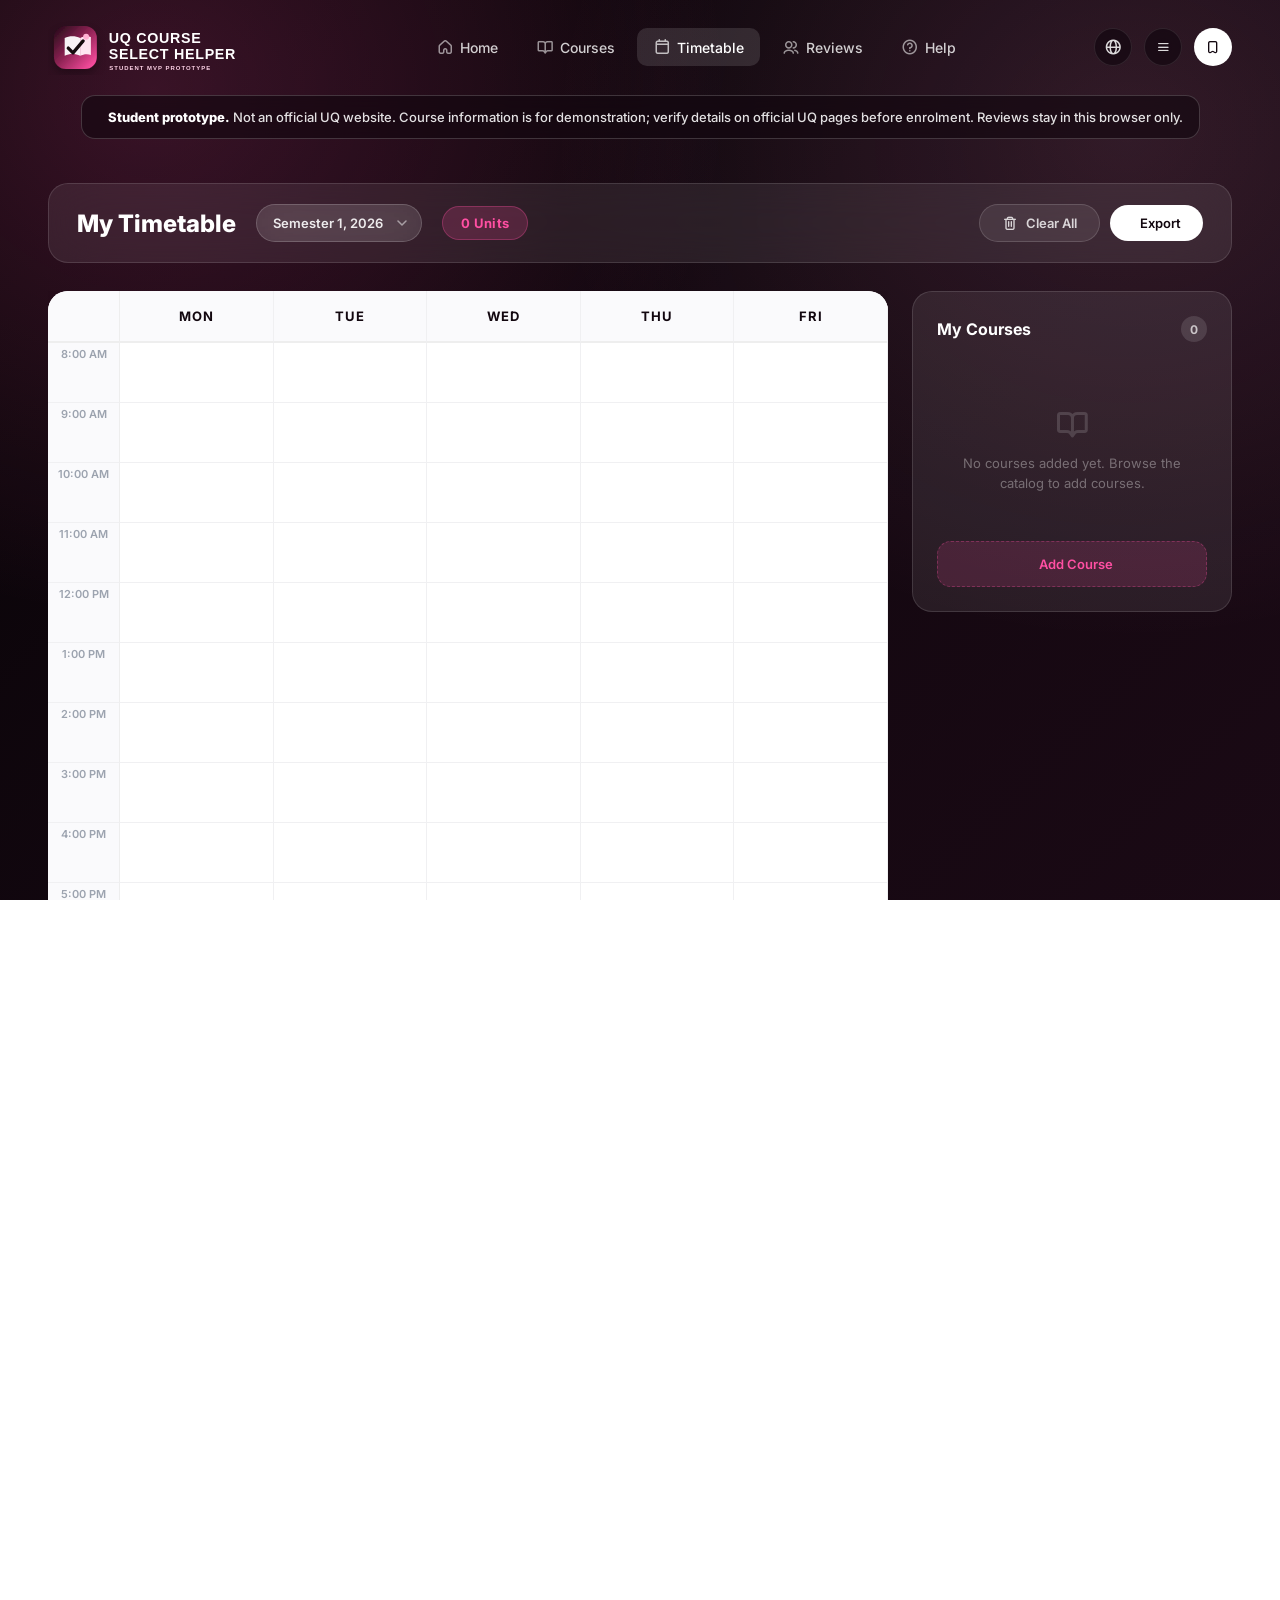
<file: timetable.html>
﻿<!DOCTYPE html>
<html lang="en">

<head>
    <meta charset="UTF-8">
    <meta name="viewport" content="width=device-width, initial-scale=1.0">
    <title>UQ Course Select Helper | Timetable Planner</title>
    <link rel="preconnect" href="https://fonts.googleapis.com">
    <link
        href="https://fonts.googleapis.com/css2?family=Inter:wght@300;400;500;600;700;800;900&family=Noto+Sans+SC:wght@300;400;500;700;900&family=Playfair+Display:ital,wght@1,400;1,700&display=swap"
        rel="stylesheet">
    <link rel="stylesheet" href="coolicons.css">
    <link rel="stylesheet" href="css/shared.css?v=20260527-5">
    <link rel="stylesheet" href="css/timetable.css?v=20260527-5">
</head>

<body>
    <div class="page-timetable">

        <!-- Content -->
        <div class="content">

            <!-- Navbar -->
            <nav class="navbar">
                <div class="nav-brand">
                    <a href="index.html" class="brand-lockup" aria-label="UQ Course Select Helper home">
                        <img src="logos/course-select-helper-logo.svg" alt="UQ Course Select Helper">
                    </a>
                </div>

                <ul class="nav-links">
                    <li>
                        <a href="index.html">
                            <i class="ci-House_01"></i>
                            <span data-i18n="nav_home">Home</span>
                        </a>
                    </li>
                    <li>
                        <a href="courses.html">
                            <i class="ci-Book_Open"></i>
                            <span data-i18n="nav_courses">Courses</span>
                        </a>
                    </li>
                    <li>
                        <a href="timetable.html" class="nav-active">
                            <i class="ci-Calendar"></i>
                            <span data-i18n="nav_timetable">Timetable</span>
                        </a>
                    </li>
                    <li>
                        <a href="reviews.html">
                            <i class="ci-Users"></i>
                            <span data-i18n="nav_reviews">Reviews</span>
                        </a>
                    </li>
                    <li>
                        <a href="#help">
                            <i class="ci-Circle_Help"></i>
                            <span data-i18n="nav_help">Help</span>
                        </a>
                    </li>
                </ul>

                <div class="nav-right">
                    <div class="lang-wrapper">
                        <button class="lang-globe-btn" id="langGlobeBtn" onclick="toggleLangPopover()">
                            <i class="ci-Globe"></i>
                        </button>
                        <div class="lang-popover" id="langPopover">
                            <div class="lang-popover-title">Language</div>
                            <div class="lang-popover-divider"></div>
                            <button class="lang-option active" data-lang="en" onclick="switchLang('en')">
                                <span class="lang-option-dot"></span>
                                <span class="lang-option-label">English</span>
                                <i class="ci-Check lang-option-check"></i>
                            </button>
                            <button class="lang-option" data-lang="zh" onclick="switchLang('zh')">
                                <span class="lang-option-dot"></span>
                                <span class="lang-option-label">Chinese</span>
                                <i class="ci-Check lang-option-check"></i>
                            </button>
                        </div>
                    </div>
                    <button class="nav-menu-btn" aria-label="Menu">
                        <i class="ci-Hamburger_MD"></i>
                    </button>
                    <a href="#" class="nav-cta" aria-label="Get Started">
                        <i class="ci-Bookmark"></i>
                    </a>
                </div>
            </nav>

            <!-- Toolbar -->
            <div class="tt-toolbar">
                <div class="tt-toolbar-left">
                    <h1 class="tt-title" data-i18n="tt_title">My Timetable</h1>
                    <div class="tt-semester-select-wrapper">
                        <select id="semesterSelect" class="tt-semester-select">
                            <option value="sem1-2026">Semester 1, 2026</option>
                            <option value="sem2-2026">Semester 2, 2026</option>
                        </select>
                    </div>
                    <span class="tt-units-badge" id="unitsBadge">0 Units</span>
                </div>
                <div class="tt-toolbar-right">
                    <button class="tt-btn tt-btn-secondary" id="clearAllBtn">
                        <i class="ci-Trash_Full"></i>
                        <span data-i18n="tt_clear">Clear All</span>
                    </button>
                    <button class="tt-btn tt-btn-primary" id="exportBtn">
                        <i class="ci-Upload"></i>
                        <span data-i18n="tt_export">Export</span>
                    </button>
                </div>
            </div>

            <!-- Two-panel layout -->
            <div class="tt-layout">

                <!-- Left: Weekly grid -->
                <div class="tt-grid-panel">
                    <div class="tt-grid-card">
                        <div class="tt-grid" id="timetableGrid">
                            <!-- Corner cell -->
                            <div class="tt-grid-corner"></div>
                            <!-- Day headers -->
                            <div class="tt-day-header">Mon</div>
                            <div class="tt-day-header">Tue</div>
                            <div class="tt-day-header">Wed</div>
                            <div class="tt-day-header">Thu</div>
                            <div class="tt-day-header">Fri</div>
                            <!-- Time rows and cells generated by JS -->
                        </div>
                        <!-- Course blocks overlaid on grid -->
                        <div class="tt-blocks-layer" id="blocksLayer"></div>
                    </div>
                </div>

                <!-- Right: Course Bank -->
                <div class="tt-bank-panel">
                    <div class="tt-bank-card">
                        <div class="tt-bank-header">
                            <h2 data-i18n="tt_my_courses">My Courses</h2>
                            <span class="tt-bank-count" id="bankCount">0</span>
                        </div>
                        <div class="tt-bank-list" id="bankList">
                            <!-- Course items rendered by JS -->
                        </div>
                        <div class="tt-bank-empty" id="bankEmpty">
                            <i class="ci-Book_Open"></i>
                            <p data-i18n="tt_empty_bank">No courses added yet. Browse the catalog to add courses.</p>
                        </div>
                        <a href="courses.html" class="tt-add-course-btn" id="addCourseBtn">
                            <i class="ci-Plus"></i>
                            <span data-i18n="tt_add_course">Add Course</span>
                        </a>
                    </div>
                </div>

            </div>

        </div>
    </div>

    <!-- Toast notification -->
    <div class="tt-toast" id="toast"></div>

    <!-- Full Footer -->
    <footer id="help" class="footer student-footer">
        <div class="footer-hero">
            <div class="footer-brand-block">
                <img src="logos/course-select-helper-logo.svg" alt="UQ Course Select Helper" class="footer-brand-logo">
                <p>Independent COMP1100 student MVP. This prototype helps demonstrate course-planning ideas, interview-driven learning and design iteration.</p>
            </div>
            <div class="footer-proof-points">
                <span>Student prototype</span>
                <span>Not an official UQ service</span>
                <span>Verify details with UQ</span>
            </div>
        </div>

        <div class="footer-columns footer-prototype-columns">
            <div class="footer-col">
                <h4>Working with UQ</h4>
                <ul>
                    <li><a href="https://about.uq.edu.au/careers" target="_blank" rel="noopener noreferrer">Careers and job search</a></li>
                    <li><a href="https://about.uq.edu.au/strategy-values/strategic-plan" target="_blank" rel="noopener noreferrer">Strategic Plan</a></li>
                    <li><a href="https://about.uq.edu.au/staff-intranet" target="_blank" rel="noopener noreferrer">Staff Intranet</a></li>
                    <li><a href="https://my.uq.edu.au/information-and-services/information-technology/student-staff-it-support" target="_blank" rel="noopener noreferrer">IT support</a></li>
                </ul>
            </div>
            <div class="footer-col">
                <h4>Current students</h4>
                <ul>
                    <li><a href="https://my.uq.edu.au/" target="_blank" rel="noopener noreferrer">my.UQ</a></li>
                    <li><a href="https://programs-courses.uq.edu.au/" target="_blank" rel="noopener noreferrer">Programs and courses</a></li>
                    <li><a href="https://about.uq.edu.au/academic-calendar" target="_blank" rel="noopener noreferrer">Academic calendar</a></li>
                    <li><a href="https://my.uq.edu.au/student-support" target="_blank" rel="noopener noreferrer">Student support</a></li>
                </ul>
            </div>
            <div class="footer-col">
                <h4>Library</h4>
                <ul>
                    <li><a href="https://library.uq.edu.au/" target="_blank" rel="noopener noreferrer">Library</a></li>
                    <li><a href="https://web.library.uq.edu.au/study-and-learning-support" target="_blank" rel="noopener noreferrer">Study and learning support</a></li>
                    <li><a href="https://web.library.uq.edu.au/research-and-publish" target="_blank" rel="noopener noreferrer">Research and publish</a></li>
                    <li><a href="https://web.library.uq.edu.au/visit" target="_blank" rel="noopener noreferrer">Visit</a></li>
                </ul>
            </div>
            <div class="footer-col">
                <h4>Contact UQ</h4>
                <ul>
                    <li><a href="https://contacts.uq.edu.au/contacts" target="_blank" rel="noopener noreferrer">Contact UQ</a></li>
                    <li><a href="https://www.uq.edu.au/complaints-appeals" target="_blank" rel="noopener noreferrer">Make a complaint</a></li>
                    <li><a href="https://about.uq.edu.au/faculties-schools-centres-and-institutes" target="_blank" rel="noopener noreferrer">Faculties, schools, institutes and centres</a></li>
                    <li><a href="https://campuses.uq.edu.au/" target="_blank" rel="noopener noreferrer">Campuses, maps and transport</a></li>
                </ul>
            </div>
            <div class="footer-col">
                <h4>Prototype notes</h4>
                <ul>
                    <li>Reviews are stored locally in this browser.</li>
                    <li>No analytics or server upload are added.</li>
                    <li>Do not enter sensitive personal information.</li>
                    <li>Course data is for demonstration and must be checked against official UQ pages.</li>
                </ul>
            </div>
        </div>

        <div class="footer-disclaimer">
            <strong>Disclaimer:</strong> UQ Course Select Helper is an independent student prototype. It is not affiliated with, endorsed by, or operated by The University of Queensland. UQ names and course references are used only to describe the student problem space and demonstration dataset.
        </div>
    </footer>

    <script src="js/i18n.js?v=20260527-5"></script>
    <script src="js/shared.js?v=20260527-5"></script>
    <script src="js/timetable.js?v=20260527-5"></script>
</body>

</html>
</file>
<file: coolicons.css>
﻿@font-face {
  font-family: 'coolicons';
  src:
    url('fonts/coolicons.ttf?44fbbv') format('truetype'),
    url('fonts/coolicons.woff?44fbbv') format('woff'),
    url('fonts/coolicons.svg?44fbbv#coolicons') format('svg');
  font-weight: normal;
  font-style: normal;
  font-display: block;
}

i {
  /* use !important to prevent issues with browser extensions that change fonts */
  font-family: 'coolicons' !important;
  speak: never;
  font-style: normal;
  font-weight: normal;
  font-variant: normal;
  text-transform: none;
  line-height: 1;

  /* Better Font Rendering =========== */
  -webkit-font-smoothing: antialiased;
  -moz-osx-font-smoothing: grayscale;
}

.ci-Add_Column:before {
  content: "\e900";
}
.ci-Add_Minus_Square:before {
  content: "\e901";
}
.ci-Add_Plus_Circle:before {
  content: "\e902";
}
.ci-Add_Plus_Square:before {
  content: "\e903";
}
.ci-Add_Plus:before {
  content: "\e904";
}
.ci-Add_Row:before {
  content: "\e905";
}
.ci-Add_To_Queue:before {
  content: "\e906";
}
.ci-Airplay:before {
  content: "\e907";
}
.ci-Alarm:before {
  content: "\e908";
}
.ci-Archive:before {
  content: "\e909";
}
.ci-Arrow_Circle_Down_Left:before {
  content: "\e90a";
}
.ci-Arrow_Circle_Down_Right:before {
  content: "\e90b";
}
.ci-Arrow_Circle_Down:before {
  content: "\e90c";
}
.ci-Arrow_Circle_Left:before {
  content: "\e90d";
}
.ci-Arrow_Circle_Right:before {
  content: "\e90e";
}
.ci-Arrow_Circle_Up_Left:before {
  content: "\e90f";
}
.ci-Arrow_Circle_Up_Right:before {
  content: "\e910";
}
.ci-Arrow_Circle_Up:before {
  content: "\e911";
}
.ci-Arrow_Down_Left_LG:before {
  content: "\e912";
}
.ci-Arrow_Down_Left_MD:before {
  content: "\e913";
}
.ci-Arrow_Down_Left_SM:before {
  content: "\e914";
}
.ci-Arrow_Down_LG:before {
  content: "\e915";
}
.ci-Arrow_Down_MD:before {
  content: "\e916";
}
.ci-Arrow_Down_Right_LG:before {
  content: "\e917";
}
.ci-Arrow_Down_Right_MD:before {
  content: "\e918";
}
.ci-Arrow_Down_Right_SM:before {
  content: "\e919";
}
.ci-Arrow_Down_SM:before {
  content: "\e91a";
}
.ci-Arrow_Down_Up:before {
  content: "\e91b";
}
.ci-Arrow_Left_LG:before {
  content: "\e91c";
}
.ci-Arrow_Left_MD:before {
  content: "\e91d";
}
.ci-Arrow_Left_Right:before {
  content: "\e91e";
}
.ci-Arrow_Left_SM:before {
  content: "\e91f";
}
.ci-Arrow_Reload_02:before {
  content: "\e920";
}
.ci-Arrow_Right_LG:before {
  content: "\e921";
}
.ci-Arrow_Right_MD:before {
  content: "\e922";
}
.ci-Arrow_Right_SM:before {
  content: "\e923";
}
.ci-Arrow_Sub_Down_Left:before {
  content: "\e924";
}
.ci-Arrow_Sub_Down_Right:before {
  content: "\e925";
}
.ci-Arrow_Sub_Left_Down:before {
  content: "\e926";
}
.ci-Arrow_Sub_Left_Up:before {
  content: "\e927";
}
.ci-Arrow_Sub_Right_Down:before {
  content: "\e928";
}
.ci-Arrow_Sub_Right_Up:before {
  content: "\e929";
}
.ci-Arrow_Sub_Up_Left:before {
  content: "\e92a";
}
.ci-Arrow_Sub_Up_Right:before {
  content: "\e92b";
}
.ci-Arrow_Undo_Down_Left:before {
  content: "\e92c";
}
.ci-Arrow_Undo_Down_Right:before {
  content: "\e92d";
}
.ci-Arrow_Undo_Up_Left:before {
  content: "\e92e";
}
.ci-Arrow_Undo_Up_Right:before {
  content: "\e92f";
}
.ci-Arrow_Up_Left_LG:before {
  content: "\e930";
}
.ci-Arrow_Up_Left_MD:before {
  content: "\e931";
}
.ci-Arrow_Up_Left_SM:before {
  content: "\e932";
}
.ci-Arrow_Up_LG:before {
  content: "\e933";
}
.ci-Arrow_Up_MD:before {
  content: "\e934";
}
.ci-Arrow_Up_Right_LG:before {
  content: "\e935";
}
.ci-Arrow_Up_Right_MD:before {
  content: "\e936";
}
.ci-Arrow_Up_Right_SM:before {
  content: "\e937";
}
.ci-Arrow_Up_SM:before {
  content: "\e938";
}
.ci-Arrows_Reload_01:before {
  content: "\e939";
}
.ci-Bar_Bottom:before {
  content: "\e93a";
}
.ci-Bar_Left:before {
  content: "\e93b";
}
.ci-Bar_Right:before {
  content: "\e93c";
}
.ci-Bar_Top:before {
  content: "\e93d";
}
.ci-Bell_Add:before {
  content: "\e93e";
}
.ci-Bell_Close:before {
  content: "\e93f";
}
.ci-Bell_Notification:before {
  content: "\e940";
}
.ci-Bell_Off:before {
  content: "\e941";
}
.ci-Bell_Remove:before {
  content: "\e942";
}
.ci-Bell_Ring:before {
  content: "\e943";
}
.ci-Bell:before {
  content: "\e944";
}
.ci-Bold:before {
  content: "\e945";
}
.ci-Book_Open:before {
  content: "\e946";
}
.ci-Book:before {
  content: "\e947";
}
.ci-Bookmark:before {
  content: "\e948";
}
.ci-Building_01:before {
  content: "\e949";
}
.ci-Building_02:before {
  content: "\e94a";
}
.ci-Building_03:before {
  content: "\e94b";
}
.ci-Building_04:before {
  content: "\e94c";
}
.ci-Bulb:before {
  content: "\e94d";
}
.ci-Calendar_Add:before {
  content: "\e94e";
}
.ci-Calendar_Check:before {
  content: "\e94f";
}
.ci-Calendar_Close:before {
  content: "\e950";
}
.ci-Calendar_Days:before {
  content: "\e951";
}
.ci-Calendar_Event:before {
  content: "\e952";
}
.ci-Calendar_Remove:before {
  content: "\e953";
}
.ci-Calendar_Week:before {
  content: "\e954";
}
.ci-Calendar:before {
  content: "\e955";
}
.ci-Camera:before {
  content: "\e956";
}
.ci-Car_Auto:before {
  content: "\e957";
}
.ci-Caret_Circle_Down:before {
  content: "\e958";
}
.ci-Caret_Circle_Left:before {
  content: "\e959";
}
.ci-Caret_Circle_Right:before {
  content: "\e95a";
}
.ci-Caret_Circle_Up:before {
  content: "\e95b";
}
.ci-Caret_Down_MD:before {
  content: "\e95c";
}
.ci-Caret_Down_SM:before {
  content: "\e95d";
}
.ci-Caret_Left_SM:before {
  content: "\e95e";
}
.ci-Caret_Right_SM:before {
  content: "\e95f";
}
.ci-Caret_Up_MD:before {
  content: "\e960";
}
.ci-Caret_Up_SM:before {
  content: "\e961";
}
.ci-Chart_Bar_Horizontal_01:before {
  content: "\e962";
}
.ci-Chart_Bar_Vertical_01:before {
  content: "\e963";
}
.ci-Chart_Line:before {
  content: "\e964";
}
.ci-Chart_Pie:before {
  content: "\e965";
}
.ci-Chat_Add:before {
  content: "\e966";
}
.ci-Chat_Check:before {
  content: "\e967";
}
.ci-Chat_Circle_Add:before {
  content: "\e968";
}
.ci-Chat_Circle_Check:before {
  content: "\e969";
}
.ci-Chat_Circle_Close:before {
  content: "\e96a";
}
.ci-Chat_Circle_Dots:before {
  content: "\e96b";
}
.ci-Chat_Circle_Remove:before {
  content: "\e96c";
}
.ci-Chat_Circle:before {
  content: "\e96d";
}
.ci-Chat_Close:before {
  content: "\e96e";
}
.ci-Chat_Conversation_Circle:before {
  content: "\e96f";
}
.ci-Chat_Conversation:before {
  content: "\e970";
}
.ci-Chat_Dots:before {
  content: "\e971";
}
.ci-Chat_Remove:before {
  content: "\e972";
}
.ci-Chat:before {
  content: "\e973";
}
.ci-Check_All_Big:before {
  content: "\e974";
}
.ci-Check_All:before {
  content: "\e975";
}
.ci-Check_Big:before {
  content: "\e976";
}
.ci-Check:before {
  content: "\e977";
}
.ci-Checkbox_Check:before {
  content: "\e978";
}
.ci-Checkbox_Fill:before {
  content: "\e979";
}
.ci-Checkbox_Unchecked:before {
  content: "\e97a";
}
.ci-Chevron_Down_Duo:before {
  content: "\e97b";
}
.ci-Chevron_Down:before {
  content: "\e97c";
}
.ci-Chevron_Left_Duo:before {
  content: "\e97d";
}
.ci-Chevron_Left_MD:before {
  content: "\e97e";
}
.ci-Chevron_Left:before {
  content: "\e97f";
}
.ci-Chevron_Right_Duo:before {
  content: "\e980";
}
.ci-Chevron_Right_MD:before {
  content: "\e981";
}
.ci-Chevron_Right:before {
  content: "\e982";
}
.ci-Chevron_Up_Duo:before {
  content: "\e983";
}
.ci-Chevron_Up:before {
  content: "\e984";
}
.ci-Chromecast:before {
  content: "\e985";
}
.ci-Circle_Check:before {
  content: "\e986";
}
.ci-Circle_Help:before {
  content: "\e987";
}
.ci-Circle_Warning:before {
  content: "\e988";
}
.ci-Circle:before {
  content: "\e989";
}
.ci-Clock:before {
  content: "\e98a";
}
.ci-Close_Circle:before {
  content: "\e98b";
}
.ci-Close_LG:before {
  content: "\e98c";
}
.ci-Close_MD:before {
  content: "\e98d";
}
.ci-Close_SM:before {
  content: "\e98e";
}
.ci-Close_Square:before {
  content: "\e98f";
}
.ci-Cloud_Add:before {
  content: "\e990";
}
.ci-Cloud_Check:before {
  content: "\e991";
}
.ci-Cloud_Close:before {
  content: "\e992";
}
.ci-Cloud_Download:before {
  content: "\e993";
}
.ci-Cloud_Off:before {
  content: "\e994";
}
.ci-Cloud_Remove:before {
  content: "\e995";
}
.ci-Cloud_Upload:before {
  content: "\e996";
}
.ci-Cloud:before {
  content: "\e997";
}
.ci-Code:before {
  content: "\e998";
}
.ci-Coffe_To_Go:before {
  content: "\e999";
}
.ci-Coffee:before {
  content: "\e99a";
}
.ci-Columns:before {
  content: "\e99b";
}
.ci-Combine_Cells:before {
  content: "\e99c";
}
.ci-Command:before {
  content: "\e99d";
}
.ci-Compass:before {
  content: "\e99e";
}
.ci-Cookie:before {
  content: "\e99f";
}
.ci-Copy:before {
  content: "\e9a0";
}
.ci-Credit_Card_01:before {
  content: "\e9a1";
}
.ci-Credit_Card_02:before {
  content: "\e9a2";
}
.ci-Crop:before {
  content: "\e9a3";
}
.ci-Cupcake:before {
  content: "\e9a4";
}
.ci-Cylinder:before {
  content: "\e9a5";
}
.ci-Data:before {
  content: "\e9a6";
}
.ci-Delete_Column:before {
  content: "\e9a7";
}
.ci-Delete_Row:before {
  content: "\e9a8";
}
.ci-Desktop_Tower:before {
  content: "\e9a9";
}
.ci-Desktop:before {
  content: "\e9aa";
}
.ci-Devices:before {
  content: "\e9ab";
}
.ci-Double_Quotes_L:before {
  content: "\e9ac";
}
.ci-Double_Quotes_R:before {
  content: "\e9ad";
}
.ci-Download_Package:before {
  content: "\e9ae";
}
.ci-Download:before {
  content: "\e9af";
}
.ci-Drag_Horizontal:before {
  content: "\e9b0";
}
.ci-Drag_Vertical:before {
  content: "\e9b1";
}
.ci-Dummy_Circle_Small:before {
  content: "\e9b2";
}
.ci-Dummy_Circle:before {
  content: "\e9b3";
}
.ci-Dummy_Square_Small:before {
  content: "\e9b4";
}
.ci-Dummy_Square:before {
  content: "\e9b5";
}
.ci-Edit_Pencil_01:before {
  content: "\e9b6";
}
.ci-Edit_Pencil_02:before {
  content: "\e9b7";
}
.ci-Edit_Pencil_Line_01:before {
  content: "\e9b8";
}
.ci-Edit_Pencil_Line_02:before {
  content: "\e9b9";
}
.ci-Exit:before {
  content: "\e9ba";
}
.ci-Expand:before {
  content: "\e9bb";
}
.ci-External_Link:before {
  content: "\e9bc";
}
.ci-Figma:before {
  content: "\e9bd";
}
.ci-File_Add:before {
  content: "\e9be";
}
.ci-File_Blank:before {
  content: "\e9bf";
}
.ci-File_Check:before {
  content: "\e9c0";
}
.ci-File_Close:before {
  content: "\e9c1";
}
.ci-File_Code:before {
  content: "\e9c2";
}
.ci-File_Document:before {
  content: "\e9c3";
}
.ci-File_Download:before {
  content: "\e9c4";
}
.ci-File_Edit:before {
  content: "\e9c5";
}
.ci-File_Remove:before {
  content: "\e9c6";
}
.ci-File_Search:before {
  content: "\e9c7";
}
.ci-File_Upload:before {
  content: "\e9c8";
}
.ci-Files:before {
  content: "\e9c9";
}
.ci-Filter_Off:before {
  content: "\e9ca";
}
.ci-Filter:before {
  content: "\e9cb";
}
.ci-First_Aid:before {
  content: "\e9cc";
}
.ci-Flag:before {
  content: "\e9cd";
}
.ci-Folder_Add:before {
  content: "\e9ce";
}
.ci-Folder_Check:before {
  content: "\e9cf";
}
.ci-Folder_Close:before {
  content: "\e9d0";
}
.ci-Folder_Code:before {
  content: "\e9d1";
}
.ci-Folder_Document:before {
  content: "\e9d2";
}
.ci-Folder_Download:before {
  content: "\e9d3";
}
.ci-Folder_Edit:before {
  content: "\e9d4";
}
.ci-Folder_Open:before {
  content: "\e9d5";
}
.ci-Folder_Remove:before {
  content: "\e9d6";
}
.ci-Folder_Search:before {
  content: "\e9d7";
}
.ci-Folder_Upload:before {
  content: "\e9d8";
}
.ci-Folder:before {
  content: "\e9d9";
}
.ci-Folders:before {
  content: "\e9da";
}
.ci-Font:before {
  content: "\e9db";
}
.ci-Forward:before {
  content: "\e9dc";
}
.ci-Gift:before {
  content: "\e9dd";
}
.ci-Globe:before {
  content: "\e9de";
}
.ci-Hamburger_LG:before {
  content: "\e9df";
}
.ci-Hamburger_MD:before {
  content: "\e9e0";
}
.ci-Handbag:before {
  content: "\e9e1";
}
.ci-Heading_H1:before {
  content: "\e9e2";
}
.ci-Heading_H2:before {
  content: "\e9e3";
}
.ci-Heading_H3:before {
  content: "\e9e4";
}
.ci-Heading_H4:before {
  content: "\e9e5";
}
.ci-Heading_H5:before {
  content: "\e9e6";
}
.ci-Heading_H6:before {
  content: "\e9e7";
}
.ci-Heading:before {
  content: "\e9e8";
}
.ci-Headphones:before {
  content: "\e9e9";
}
.ci-Heart_01:before {
  content: "\e9ea";
}
.ci-Heart_02:before {
  content: "\e9eb";
}
.ci-Help:before {
  content: "\e9ec";
}
.ci-Hide:before {
  content: "\e9ed";
}
.ci-House_01:before {
  content: "\e9ee";
}
.ci-House_02:before {
  content: "\e9ef";
}
.ci-House_03:before {
  content: "\e9f0";
}
.ci-House_Add:before {
  content: "\e9f1";
}
.ci-House_Check:before {
  content: "\e9f2";
}
.ci-House_Close:before {
  content: "\e9f3";
}
.ci-House_Remove:before {
  content: "\e9f4";
}
.ci-Image_01:before {
  content: "\e9f5";
}
.ci-Image_02:before {
  content: "\e9f6";
}
.ci-Info:before {
  content: "\e9f7";
}
.ci-Instance:before {
  content: "\e9f8";
}
.ci-Italic:before {
  content: "\e9f9";
}
.ci-Keyboard:before {
  content: "\e9fa";
}
.ci-Label:before {
  content: "\e9fb";
}
.ci-Laptop:before {
  content: "\e9fc";
}
.ci-Layer:before {
  content: "\e9fd";
}
.ci-Layers:before {
  content: "\e9fe";
}
.ci-Leaf:before {
  content: "\e9ff";
}
.ci-Line_L:before {
  content: "\ea00";
}
.ci-Line_M:before {
  content: "\ea01";
}
.ci-Line_S:before {
  content: "\ea02";
}
.ci-Line_Xl:before {
  content: "\ea03";
}
.ci-Link_Break:before {
  content: "\ea04";
}
.ci-Link_Horizontal_Off:before {
  content: "\ea05";
}
.ci-Link_Horizontal:before {
  content: "\ea06";
}
.ci-Link_Vertical:before {
  content: "\ea07";
}
.ci-Link:before {
  content: "\ea08";
}
.ci-List_Add:before {
  content: "\ea09";
}
.ci-List_Check:before {
  content: "\ea0a";
}
.ci-List_Checklist:before {
  content: "\ea0b";
}
.ci-List_Ordered:before {
  content: "\ea0c";
}
.ci-List_Remove:before {
  content: "\ea0d";
}
.ci-List_Unordered:before {
  content: "\ea0e";
}
.ci-Loading:before {
  content: "\ea0f";
}
.ci-Lock_Open:before {
  content: "\ea10";
}
.ci-Lock:before {
  content: "\ea11";
}
.ci-Log_Out:before {
  content: "\ea12";
}
.ci-Magnifying_Glass_Minus:before {
  content: "\ea13";
}
.ci-Magnifying_Glass_Plus:before {
  content: "\ea14";
}
.ci-Mail_Open:before {
  content: "\ea15";
}
.ci-Mail:before {
  content: "\ea16";
}
.ci-Main_Component:before {
  content: "\ea17";
}
.ci-Map_Pin:before {
  content: "\ea18";
}
.ci-Map:before {
  content: "\ea19";
}
.ci-Mention:before {
  content: "\ea1a";
}
.ci-Menu_Alt_01:before {
  content: "\ea1b";
}
.ci-Menu_Alt_02:before {
  content: "\ea1c";
}
.ci-Menu_Alt_03:before {
  content: "\ea1d";
}
.ci-Menu_Alt_04:before {
  content: "\ea1e";
}
.ci-Menu_Alt_05:before {
  content: "\ea1f";
}
.ci-Menu_Duo_LG:before {
  content: "\ea20";
}
.ci-Menu_Duo_MD:before {
  content: "\ea21";
}
.ci-Mobile_Button:before {
  content: "\ea22";
}
.ci-Mobile:before {
  content: "\ea23";
}
.ci-Monitor_Play:before {
  content: "\ea24";
}
.ci-Monitor:before {
  content: "\ea25";
}
.ci-Moon:before {
  content: "\ea26";
}
.ci-More_Grid_Big:before {
  content: "\ea27";
}
.ci-More_Grid_Small:before {
  content: "\ea28";
}
.ci-More_Horizontal:before {
  content: "\ea29";
}
.ci-More_Vertical:before {
  content: "\ea2a";
}
.ci-Mouse:before {
  content: "\ea2b";
}
.ci-Move_Horizontal:before {
  content: "\ea2c";
}
.ci-Move_Vertical:before {
  content: "\ea2d";
}
.ci-Move:before {
  content: "\ea2e";
}
.ci-Moving_Desk:before {
  content: "\ea2f";
}
.ci-Navigation:before {
  content: "\ea30";
}
.ci-Note_Edit:before {
  content: "\ea31";
}
.ci-Note_Search:before {
  content: "\ea32";
}
.ci-Note:before {
  content: "\ea33";
}
.ci-Notebook:before {
  content: "\ea34";
}
.ci-Octagon_Check:before {
  content: "\ea35";
}
.ci-Octagon_Help:before {
  content: "\ea36";
}
.ci-Octagon_Warning:before {
  content: "\ea37";
}
.ci-Octagon:before {
  content: "\ea38";
}
.ci-Option:before {
  content: "\ea39";
}
.ci-Paper_Plane:before {
  content: "\ea3a";
}
.ci-Paperclip_Attechment_Horizontal:before {
  content: "\ea3b";
}
.ci-Paperclip_Attechment_Tilt:before {
  content: "\ea3c";
}
.ci-Paragraph:before {
  content: "\ea3d";
}
.ci-Path:before {
  content: "\ea3e";
}
.ci-Pause_Circle:before {
  content: "\ea3f";
}
.ci-Pause:before {
  content: "\ea40";
}
.ci-Phone:before {
  content: "\ea41";
}
.ci-Planet:before {
  content: "\ea42";
}
.ci-Play_Circle:before {
  content: "\ea43";
}
.ci-Play:before {
  content: "\ea44";
}
.ci-Printer:before {
  content: "\ea45";
}
.ci-Puzzle:before {
  content: "\ea46";
}
.ci-Qr_Code:before {
  content: "\ea47";
}
.ci-Radio_Fill:before {
  content: "\ea48";
}
.ci-Radio_Unchecked:before {
  content: "\ea49";
}
.ci-Rainbow:before {
  content: "\ea4a";
}
.ci-Redo:before {
  content: "\ea4b";
}
.ci-Remove_Minus_Circle:before {
  content: "\ea4c";
}
.ci-Remove_Minus:before {
  content: "\ea4d";
}
.ci-Rewind:before {
  content: "\ea4e";
}
.ci-Rows:before {
  content: "\ea4f";
}
.ci-Ruler:before {
  content: "\ea50";
}
.ci-Save:before {
  content: "\ea51";
}
.ci-Search_Magnifying_Glass:before {
  content: "\ea52";
}
.ci-Select_Multiple:before {
  content: "\ea53";
}
.ci-Settings_Future:before {
  content: "\ea54";
}
.ci-Settings:before {
  content: "\ea55";
}
.ci-Share_Android:before {
  content: "\ea56";
}
.ci-Share_iOS_Export:before {
  content: "\ea57";
}
.ci-Shield_Check:before {
  content: "\ea58";
}
.ci-Shield_Warning:before {
  content: "\ea59";
}
.ci-Shield:before {
  content: "\ea5a";
}
.ci-Shopping_Bag_01:before {
  content: "\ea5b";
}
.ci-Shopping_Bag_02:before {
  content: "\ea5c";
}
.ci-Shopping_Cart_01:before {
  content: "\ea5d";
}
.ci-Shopping_Cart_02:before {
  content: "\ea5e";
}
.ci-Show:before {
  content: "\ea5f";
}
.ci-Shrink:before {
  content: "\ea60";
}
.ci-Shuffle:before {
  content: "\ea61";
}
.ci-Single_Quotes_L:before {
  content: "\ea62";
}
.ci-Single_Quotes_R:before {
  content: "\ea63";
}
.ci-Skip_Back:before {
  content: "\ea64";
}
.ci-Skip_Forward:before {
  content: "\ea65";
}
.ci-Slider_01:before {
  content: "\ea66";
}
.ci-Slider_02:before {
  content: "\ea67";
}
.ci-Slider_03:before {
  content: "\ea68";
}
.ci-Sort_Ascending:before {
  content: "\ea69";
}
.ci-Sort_Descending:before {
  content: "\ea6a";
}
.ci-Square_Check:before {
  content: "\ea6b";
}
.ci-Square_Help:before {
  content: "\ea6c";
}
.ci-Square_Warning:before {
  content: "\ea6d";
}
.ci-Square:before {
  content: "\ea6e";
}
.ci-Star:before {
  content: "\ea6f";
}
.ci-Stop_Circle:before {
  content: "\ea70";
}
.ci-Stop_Sign:before {
  content: "\ea71";
}
.ci-Stop:before {
  content: "\ea72";
}
.ci-Strikethrough:before {
  content: "\ea73";
}
.ci-Suitcase:before {
  content: "\ea74";
}
.ci-Sun:before {
  content: "\ea75";
}
.ci-Swatches_Palette:before {
  content: "\ea76";
}
.ci-Swicht_Left:before {
  content: "\ea77";
}
.ci-Swicht_Right:before {
  content: "\ea78";
}
.ci-Table_Add:before {
  content: "\ea79";
}
.ci-Table_Remove:before {
  content: "\ea7a";
}
.ci-Table:before {
  content: "\ea7b";
}
.ci-Tablet_Button:before {
  content: "\ea7c";
}
.ci-Tablet:before {
  content: "\ea7d";
}
.ci-Tag:before {
  content: "\ea7e";
}
.ci-Terminal:before {
  content: "\ea7f";
}
.ci-Text_Align_Center:before {
  content: "\ea80";
}
.ci-Text_Align_Justify:before {
  content: "\ea81";
}
.ci-Text_Align_Left:before {
  content: "\ea82";
}
.ci-Text_Align_Right:before {
  content: "\ea83";
}
.ci-Text:before {
  content: "\ea84";
}
.ci-Ticket_Voucher:before {
  content: "\ea85";
}
.ci-Timer_Add:before {
  content: "\ea86";
}
.ci-Timer_Close:before {
  content: "\ea87";
}
.ci-Timer_Remove:before {
  content: "\ea88";
}
.ci-Timer:before {
  content: "\ea89";
}
.ci-Trash_Empty:before {
  content: "\ea8a";
}
.ci-Trash_Full:before {
  content: "\ea8b";
}
.ci-Trending_Down:before {
  content: "\ea8c";
}
.ci-Trending_Up:before {
  content: "\ea8d";
}
.ci-Triangle_Check:before {
  content: "\ea8e";
}
.ci-Triangle_Warning:before {
  content: "\ea8f";
}
.ci-Triangle:before {
  content: "\ea90";
}
.ci-Underline:before {
  content: "\ea91";
}
.ci-Undo:before {
  content: "\ea92";
}
.ci-Unfold_Less:before {
  content: "\ea93";
}
.ci-Unfold_More:before {
  content: "\ea94";
}
.ci-User_01:before {
  content: "\ea95";
}
.ci-User_02:before {
  content: "\ea96";
}
.ci-User_03:before {
  content: "\ea97";
}
.ci-User_Add:before {
  content: "\ea98";
}
.ci-User_Card_ID:before {
  content: "\ea99";
}
.ci-User_Check:before {
  content: "\ea9a";
}
.ci-User_Circle:before {
  content: "\ea9b";
}
.ci-User_Close:before {
  content: "\ea9c";
}
.ci-User_Remove:before {
  content: "\ea9d";
}
.ci-User_Square:before {
  content: "\ea9e";
}
.ci-User_Voice:before {
  content: "\ea9f";
}
.ci-Users_Group:before {
  content: "\eaa0";
}
.ci-Users:before {
  content: "\eaa1";
}
.ci-Volume_Max:before {
  content: "\eaa2";
}
.ci-Volume_Min:before {
  content: "\eaa3";
}
.ci-Volume_Minus:before {
  content: "\eaa4";
}
.ci-Volume_Off_02:before {
  content: "\eaa5";
}
.ci-Volume_Off:before {
  content: "\eaa6";
}
.ci-Volume_Plus:before {
  content: "\eaa7";
}
.ci-Warning:before {
  content: "\eaa8";
}
.ci-Water_Drop:before {
  content: "\eaa9";
}
.ci-Wavy_Check:before {
  content: "\eaaa";
}
.ci-Wavy_Help:before {
  content: "\eaab";
}
.ci-Wavy_Warning:before {
  content: "\eaac";
}
.ci-Wavy:before {
  content: "\eaad";
}
.ci-Wifi_High:before {
  content: "\eaae";
}
.ci-Wifi_Low:before {
  content: "\eaaf";
}
.ci-Wifi_Medium:before {
  content: "\eab0";
}
.ci-Wifi_None:before {
  content: "\eab1";
}
.ci-Wifi_Off:before {
  content: "\eab2";
}
.ci-Wifi_Problem:before {
  content: "\eab3";
}
.ci-Window_Check:before {
  content: "\eab4";
}
.ci-Window_Close:before {
  content: "\eab5";
}
.ci-Window_Code_Block:before {
  content: "\eab6";
}
.ci-Window_Sidebar:before {
  content: "\eab7";
}
.ci-Window_Terminal:before {
  content: "\eab8";
}
.ci-Window:before {
  content: "\eab9";
}
</file>
<file: css/shared.css>
﻿/* ===== Reset ===== */
*,
*::before,
*::after {
    margin: 0;
    padding: 0;
    box-sizing: border-box;
}

/* ===== CSS Variables ===== */
:root {
    --brand-ink: #12070f;
    --brand-forest: #8f2354;
    --accent: #ff4fa3;
    --accent-warm: #ff9cc9;
    --paper: #fff4f9;
    --paper-soft: #f6dce9;
    --glass-white: rgba(255, 255, 255, 0.12);
    --glass-border: rgba(255, 255, 255, 0.18);
    --glass-blur: 20px;
}

/* ===== Base ===== */
html,
body {
    height: 100%;
    font-family: 'Inter', 'Noto Sans SC', -apple-system, BlinkMacSystemFont, sans-serif;
    overflow-x: hidden;
    color: #fff;
    scrollbar-width: none;
    scroll-behavior: smooth;
}

::-webkit-scrollbar {
    display: none;
}

/* ===== Navbar ===== */
.navbar {
    display: grid;
    grid-template-columns: auto 1fr auto;
    align-items: center;
    padding: 20px 0;
    flex-shrink: 0;
    position: relative;
    z-index: 20;
}

.nav-brand {
    display: flex;
    align-items: center;
    gap: 16px;
    color: #fff;
    min-width: 0;
}

.brand-lockup {
    display: flex;
    align-items: center;
    text-decoration: none;
}

.brand-lockup img {
    display: block;
    width: 250px;
    height: auto;
    max-height: 56px;
}

.prototype-notice {
    display: flex;
    align-items: flex-start;
    gap: 10px;
    max-width: 1180px;
    margin: 0 auto 20px;
    padding: 12px 16px;
    border: 1px solid rgba(255, 255, 255, 0.18);
    border-radius: 14px;
    background: rgba(18, 7, 15, 0.62);
    color: rgba(255, 255, 255, 0.88);
    font-size: 13px;
    font-weight: 500;
    line-height: 1.42;
    backdrop-filter: blur(20px);
    -webkit-backdrop-filter: blur(20px);
}

.prototype-notice strong {
    color: #fff;
    font-weight: 800;
}

.prototype-notice i {
    color: var(--accent);
    margin-top: 2px;
}

.nav-links {
    display: flex;
    align-items: center;
    gap: 6px;
    list-style: none;
    justify-self: center;
}

.nav-links a {
    text-decoration: none;
    color: rgba(255, 255, 255, 0.8);
    font-size: 14px;
    font-weight: 500;
    padding: 8px 16px;
    border-radius: 10px;
    transition: all 0.25s;
    display: flex;
    align-items: center;
    gap: 6px;
    min-height: 38px;
}

.nav-links a:hover {
    color: #fff;
    background: rgba(255, 255, 255, 0.1);
}

.nav-links a i[class^="ci-"] {
    font-size: 18px;
    opacity: 0.7;
}

.nav-right {
    display: flex;
    align-items: center;
    gap: 12px;
}

.nav-menu-btn {
    display: flex;
    align-items: center;
    justify-content: center;
    width: 38px;
    height: 38px;
    padding: 0;
    border-radius: 50%;
    background: rgba(18, 7, 15, 0.68);
    border: 1px solid rgba(255, 255, 255, 0.1);
    color: rgba(255, 255, 255, 0.85);
    font-size: 18px;
    font-family: inherit;
    cursor: pointer;
    transition: all 0.25s;
    backdrop-filter: blur(24px);
    -webkit-backdrop-filter: blur(24px);
}

.nav-menu-btn:hover {
    background: rgba(255, 255, 255, 0.18);
}

.nav-menu-btn.active {
    background: rgba(255, 255, 255, 0.22);
    border-color: rgba(255, 255, 255, 0.28);
    color: #fff;
}

/* Language Globe Button */
.lang-wrapper {
    position: relative;
}

.lang-globe-btn {
    width: 38px;
    height: 38px;
    border-radius: 50%;
    background: rgba(18, 7, 15, 0.68);
    border: 1px solid rgba(255, 255, 255, 0.1);
    color: rgba(255, 255, 255, 0.85);
    font-size: 18px;
    display: flex;
    align-items: center;
    justify-content: center;
    cursor: pointer;
    transition: all 0.25s;
    backdrop-filter: blur(24px);
    -webkit-backdrop-filter: blur(24px);
}

.lang-globe-btn:hover,
.lang-globe-btn.active {
    background: rgba(255, 255, 255, 0.2);
    border-color: rgba(255, 255, 255, 0.3);
}

/* Language Popover */
.lang-popover {
    position: absolute;
    top: calc(100% + 12px);
    right: 0;
    min-width: 200px;
    padding: 8px;
    border-radius: 16px;
    background: rgba(22, 7, 18, 0.94);
    backdrop-filter: blur(40px) saturate(180%);
    -webkit-backdrop-filter: blur(40px) saturate(180%);
    border: 1px solid rgba(255, 255, 255, 0.12);
    box-shadow: 0 20px 60px rgba(0, 0, 0, 0.35), 0 0 0 0.5px rgba(255, 255, 255, 0.06);
    opacity: 0;
    visibility: hidden;
    transform: translateY(-8px) scale(0.96);
    transform-origin: top right;
    transition: all 0.25s cubic-bezier(0.2, 0.6, 0.35, 1);
    z-index: 200;
}

.lang-popover.show {
    opacity: 1;
    visibility: visible;
    transform: translateY(0) scale(1);
}

.lang-popover-title {
    padding: 8px 12px 6px;
    font-size: 11px;
    font-weight: 600;
    text-transform: uppercase;
    letter-spacing: 1px;
    color: rgba(255, 255, 255, 0.35);
}

.lang-popover-divider {
    height: 1px;
    background: rgba(255, 255, 255, 0.08);
    margin: 4px 0;
}

.lang-option {
    display: flex;
    align-items: center;
    gap: 12px;
    width: 100%;
    padding: 10px 12px;
    border-radius: 10px;
    border: none;
    background: transparent;
    color: rgba(255, 255, 255, 0.8);
    font-size: 14px;
    font-weight: 500;
    font-family: inherit;
    cursor: pointer;
    transition: all 0.15s;
    text-align: left;
}

.lang-option:hover {
    background: rgba(255, 255, 255, 0.1);
}

.lang-option.active {
    color: #fff;
}

.lang-option-dot {
    width: 8px;
    height: 8px;
    border-radius: 50%;
    background: rgba(255, 255, 255, 0.2);
    flex-shrink: 0;
    transition: all 0.25s;
}

.lang-option.active .lang-option-dot {
    background: var(--accent);
    box-shadow: 0 0 8px rgba(255, 79, 163, 0.48);
}

.lang-option-label {
    flex: 1;
}

.lang-option-check {
    font-size: 16px;
    opacity: 0;
    transition: opacity 0.2s;
}

.lang-option.active .lang-option-check {
    opacity: 1;
}

.nav-cta {
    width: 38px;
    height: 38px;
    padding: 0;
    border-radius: 50%;
    background: #fff;
    color: var(--brand-ink);
    font-size: 18px;
    text-decoration: none;
    transition: all 0.25s;
    display: flex;
    align-items: center;
    justify-content: center;
}

.nav-cta:hover {
    transform: translateY(-1px);
    box-shadow: 0 8px 24px rgba(0, 0, 0, 0.2);
}

.nav-cta i[class^="ci-"],
.nav-menu-btn i[class^="ci-"] {
    font-size: 16px;
}

/* ===== Footer ===== */
.footer {
    background: #0b070a;
    color: #fff;
    padding: 56px 48px 0;
    box-shadow: 0 -180px 0 #0b070a;
}

.footer-hero {
    display: grid;
    grid-template-columns: minmax(260px, 1fr) auto;
    gap: 32px;
    align-items: center;
    padding-bottom: 38px;
    border-bottom: 1px solid rgba(255, 255, 255, 0.12);
}

.footer-brand-block {
    display: flex;
    align-items: center;
    gap: 24px;
}

.footer-brand-logo {
    width: 260px;
    max-width: 100%;
    height: auto;
}

.footer-brand-block p {
    max-width: 520px;
    color: rgba(255, 255, 255, 0.74);
    font-size: 15px;
    line-height: 1.5;
}

.footer-proof-points {
    display: flex;
    flex-wrap: wrap;
    justify-content: flex-end;
    gap: 10px;
}

.footer-proof-points span {
    padding: 8px 12px;
    border-radius: 999px;
    background: rgba(255, 255, 255, 0.1);
    color: rgba(255, 255, 255, 0.86);
    font-size: 12px;
    font-weight: 700;
}

.student-footer .footer-columns {
    grid-template-columns: repeat(4, 1fr);
    padding-top: 40px;
}

.footer-columns {
    display: grid;
    grid-template-columns: repeat(5, 1fr);
    gap: 32px;
    padding-bottom: 48px;
    border-bottom: 1px solid rgba(255, 255, 255, 0.12);
}

.footer-col h4 {
    font-size: 15px;
    font-weight: 600;
    margin-bottom: 16px;
    color: rgba(255, 255, 255, 0.6);
}

.footer-col ul {
    list-style: none;
}

.footer-col li {
    margin-bottom: 10px;
    color: rgba(255, 255, 255, 0.82);
    font-size: 14px;
    line-height: 1.45;
}

.footer-col a {
    color: #fff;
    text-decoration: none;
    font-size: 14px;
    font-weight: 400;
    transition: opacity 0.2s;
}

.footer-col a:hover {
    opacity: 0.7;
}

.footer-disclaimer {
    margin-top: 10px;
    padding: 22px 0 26px;
    border-top: 1px solid rgba(255, 255, 255, 0.12);
    color: rgba(255, 255, 255, 0.72);
    font-size: 13px;
    line-height: 1.5;
}

.footer-disclaimer strong {
    color: #fff;
}

.footer-col a {
    cursor: pointer;
}

/* ===== Bottom Bar ===== */
.bottom-bar {
    display: flex;
    align-items: center;
    justify-content: space-between;
    padding: 18px 48px;
    flex-shrink: 0;
    background: rgba(17, 7, 13, 0.98);
    box-shadow: 0 180px 0 #0b070a;
    margin: 0 -48px;
    width: calc(100% + 96px);
}

.bottom-left {
    display: flex;
    align-items: center;
    gap: 20px;
}

.bottom-proof {
    flex-wrap: wrap;
    gap: 10px;
}

.bottom-label {
    font-size: 13px;
    color: rgba(255, 255, 255, 0.85);
    font-weight: 500;
}

.bottom-proof-item {
    padding: 6px 10px;
    border-radius: 999px;
    background: rgba(255, 255, 255, 0.12);
    color: rgba(255, 255, 255, 0.78);
    font-size: 12px;
    font-weight: 650;
}

.bottom-right {
    display: flex;
    align-items: center;
    gap: 8px;
    font-size: 13px;
    color: rgba(255, 255, 255, 0.6);
    font-weight: 500;
}

.bottom-right i {
    font-size: 16px;
    animation: bounce-down 2s ease-in-out infinite;
}

@keyframes bounce-down {

    0%,
    100% {
        transform: translateY(0);
    }

    50% {
        transform: translateY(4px);
    }
}

/* ===== Responsive - Shared ===== */
@media (max-width: 1024px) {
    .footer {
        padding: 48px 28px 0;
    }

    .footer-columns {
        grid-template-columns: repeat(3, 1fr);
    }

    .student-footer .footer-columns,
    .footer-hero {
        grid-template-columns: 1fr;
    }

    .footer-proof-points {
        justify-content: flex-start;
    }

    .bottom-bar {
        width: calc(100% + 56px);
        margin: 0 -28px;
        padding: 16px 28px;
    }
}

@media (max-width: 768px) {
    .navbar {
        grid-template-columns: minmax(0, 1fr) auto;
        gap: 12px;
        padding: 16px 0;
    }

    .nav-links {
        display: none;
    }

    .nav-right {
        gap: 8px;
        justify-self: end;
    }

    .nav-menu-btn,
    .lang-globe-btn,
    .nav-cta {
        width: 36px;
        height: 36px;
        min-width: 36px;
    }

    .footer {
        padding: 40px 20px 0;
    }

    .footer-columns {
        grid-template-columns: repeat(2, 1fr);
        gap: 24px;
    }

    .student-footer .footer-columns {
        grid-template-columns: 1fr;
    }

    .footer-hero {
        gap: 24px;
        padding-bottom: 28px;
    }

    .footer-brand-block {
        align-items: flex-start;
        flex-direction: column;
        gap: 14px;
    }

    .footer-brand-block p {
        font-size: 14px;
    }

    .brand-lockup img {
        width: min(210px, 48vw);
    }

    .prototype-notice {
        margin-bottom: 16px;
        padding: 11px 13px;
        font-size: 12px;
        border-radius: 12px;
    }

    .bottom-bar {
        align-items: flex-start;
        flex-direction: column;
        gap: 14px;
        width: calc(100% + 40px);
        margin: 0 -20px;
        padding: 18px 20px;
    }

    .bottom-left,
    .bottom-right {
        align-items: flex-start;
        width: 100%;
    }

    .bottom-right {
        justify-content: space-between;
    }

    .bottom-proof-item {
        white-space: normal;
    }
}

@media (max-width: 900px) {
    .nav-links {
        display: none;
        position: absolute;
        top: calc(100% + 10px);
        left: 0;
        right: 0;
        width: 100%;
        justify-self: stretch;
        background: rgba(22, 7, 18, 0.96);
        padding: 10px;
        border-radius: 16px;
        flex-direction: column;
        align-items: stretch;
        gap: 4px;
        z-index: 1000;
        border: 1px solid rgba(255, 255, 255, 0.12);
        box-shadow: 0 16px 40px rgba(0, 0, 0, 0.25);
        backdrop-filter: blur(28px);
        -webkit-backdrop-filter: blur(28px);
    }

    .nav-links a {
        width: 100%;
        justify-content: flex-start;
        padding: 12px 14px;
        border-radius: 12px;
        min-height: 44px;
    }

    .nav-links.nav-open {
        display: flex;
    }
}

@media (max-width: 480px) {
    .brand-lockup img {
        width: min(170px, 44vw);
    }

    .nav-right {
        gap: 6px;
    }

    .lang-popover {
        right: -42px;
        min-width: min(220px, calc(100vw - 28px));
    }

    .footer {
        padding: 34px 16px 0;
    }

    .footer-brand-logo {
        width: 220px;
    }

    .footer-columns {
        gap: 18px;
        padding-bottom: 34px;
    }

    .footer-disclaimer {
        padding-bottom: 22px;
    }

    .bottom-bar {
        width: calc(100% + 32px);
        margin: 0 -16px;
        padding: 16px;
    }
}
</file>
<file: css/course-detail.css>
﻿/* ===== Page Background ===== */
.page {
    position: relative;
    width: 100%;
    min-height: 100vh;
}

.page-bg {
    position: fixed;
    inset: 0;
    z-index: 0;
    background:
        radial-gradient(ellipse at 18% 14%, rgba(255, 79, 163, 0.22), transparent 38%),
        radial-gradient(ellipse at 82% 16%, rgba(255, 156, 201, 0.14), transparent 38%),
        linear-gradient(135deg, #050305 0%, var(--brand-ink) 45%, #1c0a16 100%);
}

.page-bg::after {
    content: '';
    position: absolute;
    inset: 0;
    background:
        radial-gradient(ellipse at 20% 50%, rgba(255, 79, 163, 0.14) 0%, transparent 60%),
        radial-gradient(ellipse at 80% 20%, rgba(255, 156, 201, 0.16) 0%, transparent 50%);
}

/* ===== Content Layer ===== */
.content {
    position: relative;
    z-index: 1;
    padding: 0 48px;
    min-height: 100vh;
}

/* ===== Loading State ===== */
.loading-state {
    display: flex;
    flex-direction: column;
    align-items: center;
    justify-content: center;
    padding: 120px 0;
    gap: 20px;
    color: rgba(255, 255, 255, 0.6);
    font-size: 15px;
}

.loading-spinner {
    width: 40px;
    height: 40px;
    border: 3px solid rgba(255, 255, 255, 0.15);
    border-top-color: var(--accent);
    border-radius: 50%;
    animation: spin 0.8s linear infinite;
}

@keyframes spin {
    to { transform: rotate(360deg); }
}

/* ===== Error State ===== */
.error-state {
    display: flex;
    flex-direction: column;
    align-items: center;
    justify-content: center;
    padding: 120px 0;
    gap: 16px;
    text-align: center;
}

.error-state i {
    font-size: 56px;
    color: rgba(255, 255, 255, 0.25);
}

.error-state h2 {
    font-size: 28px;
    font-weight: 700;
    color: #fff;
}

.error-state p {
    font-size: 15px;
    color: rgba(255, 255, 255, 0.5);
    max-width: 400px;
}

.back-link {
    display: inline-flex;
    align-items: center;
    gap: 6px;
    margin-top: 8px;
    padding: 10px 28px;
    border-radius: 100px;
    background: rgba(255, 255, 255, 0.1);
    border: 1px solid rgba(255, 255, 255, 0.2);
    color: #fff;
    font-size: 14px;
    font-weight: 600;
    text-decoration: none;
    transition: all 0.25s;
}

.back-link:hover {
    background: rgba(255, 255, 255, 0.2);
}

/* ===== Hero Banner ===== */
.course-hero {
    padding: 32px 0 48px;
    animation: fadeInUp 0.6s ease both 0.1s;
}

.breadcrumb {
    display: inline-flex;
    align-items: center;
    gap: 4px;
    color: rgba(255, 255, 255, 0.5);
    font-size: 13px;
    font-weight: 500;
    text-decoration: none;
    transition: color 0.2s;
    margin-bottom: 24px;
}

.breadcrumb:hover {
    color: rgba(255, 255, 255, 0.85);
}

.breadcrumb i {
    font-size: 16px;
}

.hero-content {
    margin-top: 16px;
}

.course-level-badge {
    display: inline-block;
    padding: 5px 16px;
    border-radius: 100px;
    background: rgba(255, 79, 163, 0.18);
    border: 1px solid rgba(255, 79, 163, 0.35);
    color: var(--accent);
    font-size: 12px;
    font-weight: 600;
    letter-spacing: 0.5px;
    text-transform: uppercase;
    margin-bottom: 16px;
}

.course-code {
    font-size: clamp(48px, 5.5vw, 72px);
    font-weight: 900;
    letter-spacing: 0;
    color: #fff;
    line-height: 1.05;
    margin-bottom: 8px;
}

.course-title {
    font-size: clamp(18px, 2vw, 24px);
    font-weight: 400;
    color: rgba(255, 255, 255, 0.65);
    max-width: 700px;
    line-height: 1.4;
}

/* ===== Two-Column Layout ===== */
.course-layout {
    display: grid;
    grid-template-columns: minmax(0, 1fr) minmax(280px, 360px);
    gap: 32px;
    padding-bottom: 64px;
    animation: fadeInUp 0.6s ease both 0.25s;
}

/* ===== Left: Main Content ===== */
.course-main {
    display: flex;
    flex-direction: column;
    gap: 24px;
    min-width: 0;
}

.content-section {
    background: #fff;
    border-radius: 20px;
    padding: 28px 32px;
    box-shadow: 0 8px 32px rgba(0, 0, 0, 0.08), 0 0 0 1px rgba(255, 255, 255, 0.06);
}

.section-title {
    display: flex;
    align-items: center;
    gap: 10px;
    font-size: 18px;
    font-weight: 700;
    color: #1a1a2e;
    padding-bottom: 16px;
    margin-bottom: 16px;
    border-bottom: 2px solid #f0f0f0;
    padding-left: 14px;
    border-left: 3px solid var(--brand-ink);
}

.section-title i {
    font-size: 20px;
    color: var(--brand-ink);
}

.section-body {
    color: #444;
    font-size: 15px;
    line-height: 1.7;
}

.section-body p {
    margin-bottom: 8px;
}

/* Prerequisite Chips */
.prereq-chips {
    display: flex;
    flex-wrap: wrap;
    gap: 8px;
    margin-top: 12px;
}

.prereq-chip {
    display: inline-flex;
    align-items: center;
    gap: 4px;
    padding: 6px 16px;
    border-radius: 100px;
    background: rgba(21, 74, 67, 0.08);
    border: 1px solid rgba(21, 74, 67, 0.15);
    color: var(--brand-ink);
    font-size: 13px;
    font-weight: 600;
    letter-spacing: 0.3px;
    text-decoration: none;
    transition: all 0.2s;
    cursor: pointer;
}

.prereq-chip:hover {
    background: rgba(21, 74, 67, 0.15);
    border-color: rgba(21, 74, 67, 0.3);
}

.prereq-checker {
    display: grid;
    gap: 12px;
    padding: 24px 26px;
    border-radius: 20px;
    background: rgba(255, 255, 255, 0.08);
    border: 1px solid rgba(255, 255, 255, 0.14);
    color: #fff;
    backdrop-filter: blur(22px);
    -webkit-backdrop-filter: blur(22px);
}

.prereq-checker label {
    color: rgba(255, 255, 255, 0.72);
    font-size: 13px;
    font-weight: 700;
}

.prereq-checker input {
    width: 100%;
    min-height: 44px;
    padding: 11px 14px;
    border-radius: 12px;
    border: 1px solid rgba(255, 255, 255, 0.16);
    background: rgba(255, 255, 255, 0.08);
    color: #fff;
    font: inherit;
    outline: none;
}

.prereq-checker input::placeholder {
    color: rgba(255, 255, 255, 0.34);
}

.prereq-checker input:focus {
    border-color: var(--accent);
    box-shadow: 0 0 0 3px rgba(255, 79, 163, 0.22);
}

.prereq-checker button {
    min-height: 44px;
    padding: 11px 18px;
    border: none;
    border-radius: 12px;
    background: #fff;
    color: var(--brand-ink);
    font: inherit;
    font-size: 14px;
    font-weight: 750;
    cursor: pointer;
}

.prereq-result {
    display: none;
    padding: 11px 13px;
    border-radius: 12px;
    font-size: 13px;
    line-height: 1.45;
}

.prereq-result.success,
.prereq-result.warning {
    display: block;
}

.prereq-result.success {
    background: rgba(34, 197, 94, 0.14);
    border: 1px solid rgba(34, 197, 94, 0.28);
    color: #bbf7d0;
}

.prereq-result.warning {
    background: rgba(245, 158, 11, 0.14);
    border: 1px solid rgba(245, 158, 11, 0.3);
    color: #fde68a;
}

/* Assessment Items */
.assessment-list {
    list-style: none;
    display: flex;
    flex-direction: column;
    gap: 12px;
}

.assessment-item {
    display: flex;
    align-items: center;
    justify-content: space-between;
    padding: 14px 18px;
    border-radius: 12px;
    background: #f8f5ef;
    border: 1px solid #eee;
    transition: background 0.2s;
}

.assessment-item:hover {
    background: #efe6d6;
}

.assessment-name {
    font-size: 14px;
    font-weight: 500;
    color: #1a1a2e;
}

.assessment-weight {
    font-size: 13px;
    font-weight: 700;
    color: var(--brand-ink);
    padding: 4px 12px;
    border-radius: 100px;
    background: rgba(21, 74, 67, 0.1);
}

.assessment-text {
    color: #444;
    font-size: 15px;
    line-height: 1.7;
}

/* ===== Right: Sidebar ===== */
.course-sidebar {
    display: flex;
    flex-direction: column;
    gap: 20px;
    min-width: 0;
}

.sidebar-card {
    background: #fff;
    border-radius: 20px;
    padding: 24px 26px;
    box-shadow: 0 8px 32px rgba(0, 0, 0, 0.08), 0 0 0 1px rgba(255, 255, 255, 0.06);
}

.sidebar-card-title {
    display: flex;
    align-items: center;
    gap: 8px;
    font-size: 15px;
    font-weight: 700;
    color: #1a1a2e;
    padding-bottom: 14px;
    margin-bottom: 14px;
    border-bottom: 1px solid #f0f0f0;
}

.sidebar-card-title i {
    font-size: 18px;
    color: var(--brand-ink);
}

/* Quick Facts */
.quick-facts-list {
    list-style: none;
    display: flex;
    flex-direction: column;
    gap: 0;
}

.quick-facts-list li {
    display: flex;
    align-items: center;
    justify-content: space-between;
    padding: 11px 0;
    border-bottom: 1px solid #f5f5f5;
}

.quick-facts-list li:last-child {
    border-bottom: none;
    padding-bottom: 0;
}

.quick-facts-list li:first-child {
    padding-top: 0;
}

.fact-label {
    font-size: 13px;
    color: #888;
    font-weight: 500;
}

.fact-value {
    font-size: 13px;
    font-weight: 600;
    color: #1a1a2e;
    text-align: right;
    max-width: 60%;
}

/* Offerings */
.offering-item {
    padding: 14px 0;
    border-bottom: 1px solid #f5f5f5;
}

.offering-item:last-child {
    border-bottom: none;
    padding-bottom: 0;
}

.offering-item:first-child {
    padding-top: 0;
}

.offering-semester {
    font-size: 14px;
    font-weight: 700;
    color: #1a1a2e;
    margin-bottom: 6px;
}

.offering-details {
    display: flex;
    flex-wrap: wrap;
    gap: 6px;
}

.offering-tag {
    display: inline-flex;
    align-items: center;
    gap: 4px;
    padding: 3px 10px;
    border-radius: 6px;
    background: #f7f2e8;
    font-size: 11px;
    font-weight: 500;
    color: #555;
}

.offering-tag i {
    font-size: 12px;
    color: var(--brand-forest);
}

.no-data {
    color: #999;
    font-size: 14px;
    font-style: italic;
}

/* ===== Action Buttons ===== */
.sidebar-actions {
    display: flex;
    flex-direction: column;
    gap: 10px;
}

.action-btn {
    display: flex;
    align-items: center;
    justify-content: center;
    gap: 8px;
    padding: 14px 24px;
    border-radius: 14px;
    font-size: 14px;
    font-weight: 600;
    font-family: inherit;
    cursor: pointer;
    transition: all 0.25s;
    border: none;
}

.action-btn i {
    font-size: 18px;
}

.action-btn-primary {
    background: var(--brand-ink);
    color: #fff;
    box-shadow: 0 4px 16px rgba(21, 74, 67, 0.3);
}

.action-btn-primary:hover {
    background: var(--brand-forest);
    transform: translateY(-1px);
    box-shadow: 0 8px 24px rgba(21, 74, 67, 0.35);
}

.action-btn-primary.added {
    background: #22c55e;
    box-shadow: 0 4px 16px rgba(34, 197, 94, 0.3);
}

.action-btn-secondary {
    background: transparent;
    color: var(--brand-ink);
    border: 2px solid var(--brand-ink);
}

.action-btn-secondary:hover {
    background: rgba(21, 74, 67, 0.06);
    transform: translateY(-1px);
}

.action-btn-official {
    background: #f8fafc;
    color: #334155;
    border: 1px solid #e2e8f0;
    text-decoration: none;
}

.action-btn-official:hover {
    background: #ffe5f1;
    color: var(--brand-ink);
    border-color: rgba(255, 79, 163, 0.24);
    transform: translateY(-1px);
}

/* ===== Toast ===== */
.toast {
    position: fixed;
    bottom: 32px;
    left: 50%;
    transform: translateX(-50%) translateY(80px);
    display: flex;
    align-items: center;
    gap: 10px;
    padding: 14px 28px;
    border-radius: 14px;
    background: #1a1a2e;
    color: #fff;
    font-size: 14px;
    font-weight: 500;
    box-shadow: 0 12px 40px rgba(0, 0, 0, 0.3);
    opacity: 0;
    visibility: hidden;
    transition: all 0.4s cubic-bezier(0.2, 0.6, 0.35, 1);
    z-index: 1000;
}

.toast.show {
    opacity: 1;
    visibility: visible;
    transform: translateX(-50%) translateY(0);
}

.toast-icon {
    font-size: 18px;
    color: #22c55e;
}

/* ===== Animations ===== */
@keyframes fadeInUp {
    from { opacity: 0; transform: translateY(25px); }
    to { opacity: 1; transform: translateY(0); }
}

/* ===== Responsive ===== */
@media (max-width: 1024px) {
    .content {
        padding: 0 28px;
    }

    .course-layout {
        grid-template-columns: 1fr;
        gap: 24px;
    }

    .course-sidebar {
        order: -1;
    }
}

@media (max-width: 768px) {
    .content {
        padding: 0 20px;
    }

    .course-code {
        font-size: 38px;
        letter-spacing: 0;
    }

    .course-title {
        font-size: 17px;
    }

    .course-hero {
        padding: 24px 0 30px;
    }

    .content-section {
        border-radius: 16px;
        padding: 20px;
    }

    .sidebar-card {
        border-radius: 16px;
        padding: 20px;
    }

    .section-title {
        font-size: 16px;
    }

    .course-layout {
        gap: 16px;
    }

    .assessment-item {
        flex-direction: column;
        align-items: flex-start;
        gap: 6px;
    }

    .quick-facts-list li {
        align-items: flex-start;
        gap: 14px;
    }

    .fact-value {
        max-width: 58%;
        overflow-wrap: anywhere;
    }

    .prereq-checker {
        border-radius: 16px;
        padding: 20px;
    }

    .toast {
        left: 20px;
        right: 20px;
        justify-content: center;
        width: auto;
        transform: translateY(80px);
    }

    .toast.show {
        transform: translateY(0);
    }

    .nav-links { display: none; }
}

@media (max-width: 480px) {
    .course-code {
        font-size: 34px;
    }

    .section-title {
        align-items: flex-start;
    }

    .prereq-checker button,
    .action-btn {
        width: 100%;
    }
}
</file>
<file: css/courses.css>
﻿/* ===== Courses Page Layout ===== */
.page-courses {
    position: relative;
    width: 100%;
    min-height: 100vh;
    background:
        radial-gradient(ellipse at 12% 8%, rgba(255, 79, 163, 0.2), transparent 36%),
        radial-gradient(ellipse at 88% 12%, rgba(255, 156, 201, 0.13), transparent 36%),
        linear-gradient(135deg, #050305 0%, var(--brand-ink) 42%, #1c0a16 100%);
}

.page-courses .content {
    position: relative;
    z-index: 1;
    padding: 0 48px 64px;
    display: flex;
    flex-direction: column;
}

/* Active nav link */
.nav-active {
    color: #fff !important;
    background: rgba(255, 255, 255, 0.12) !important;
}

/* ===== Page Header ===== */
.catalog-header {
    text-align: center;
    padding: 48px 0 32px;
    animation: fadeInUp 0.6s ease both 0.2s;
}

.catalog-title {
    font-size: clamp(36px, 5vw, 56px);
    font-weight: 800;
    letter-spacing: 0;
    color: #fff;
    margin-bottom: 12px;
}

.catalog-subtitle {
    font-size: 16px;
    line-height: 1.6;
    color: rgba(255, 255, 255, 0.55);
    max-width: 520px;
    margin: 0 auto;
}

/* ===== Search Bar ===== */
.catalog-search-wrapper {
    display: flex;
    justify-content: center;
    width: 100%;
    margin-bottom: 24px;
    animation: fadeInUp 0.6s ease both 0.35s;
}

.catalog-search-bar {
    display: flex;
    align-items: center;
    width: 100%;
    max-width: 640px;
    padding: 6px 6px 6px 20px;
    border-radius: 100px;
    background: rgba(255, 255, 255, 0.1);
    backdrop-filter: blur(24px);
    -webkit-backdrop-filter: blur(24px);
    border: 1px solid rgba(255, 255, 255, 0.18);
    gap: 12px;
    transition: all 0.3s;
}

.catalog-search-bar:focus-within {
    background: rgba(255, 255, 255, 0.16);
    border-color: rgba(255, 255, 255, 0.35);
    box-shadow: 0 8px 32px rgba(0, 0, 0, 0.15);
}

.catalog-search-icon {
    font-size: 20px;
    color: rgba(255, 255, 255, 0.45);
    flex-shrink: 0;
}

.catalog-search-bar input {
    flex: 1;
    background: none;
    border: none;
    outline: none;
    font-size: 15px;
    font-family: inherit;
    color: #fff;
    min-width: 0;
}

.catalog-search-bar input::placeholder {
    color: rgba(255, 255, 255, 0.38);
}

.catalog-search-btn {
    padding: 10px 28px;
    border-radius: 100px;
    border: none;
    background: #fff;
    color: var(--brand-ink);
    font-size: 14px;
    font-weight: 600;
    font-family: inherit;
    cursor: pointer;
    transition: all 0.25s;
    flex-shrink: 0;
}

.catalog-search-btn:hover {
    background: #ffe5f1;
    transform: scale(1.03);
}

/* ===== Filter Bar ===== */
.catalog-filters {
    display: flex;
    justify-content: center;
    gap: 10px;
    flex-wrap: wrap;
    margin-bottom: 28px;
    animation: fadeInUp 0.6s ease both 0.45s;
}

.filter-group {
    position: relative;
}

.filter-select {
    appearance: none;
    -webkit-appearance: none;
    padding: 10px 36px 10px 16px;
    border-radius: 100px;
    background: rgba(255, 255, 255, 0.08);
    backdrop-filter: blur(20px);
    -webkit-backdrop-filter: blur(20px);
    border: 1px solid rgba(255, 255, 255, 0.15);
    color: rgba(255, 255, 255, 0.85);
    font-size: 13px;
    font-weight: 500;
    font-family: inherit;
    cursor: pointer;
    transition: all 0.25s;
    background-image: url("data:image/svg+xml,%3Csvg width='10' height='6' viewBox='0 0 10 6' fill='none' xmlns='http://www.w3.org/2000/svg'%3E%3Cpath d='M1 1L5 5L9 1' stroke='rgba(255,255,255,0.5)' stroke-width='1.5' stroke-linecap='round' stroke-linejoin='round'/%3E%3C/svg%3E");
    background-repeat: no-repeat;
    background-position: right 14px center;
}

.filter-select:hover {
    background-color: rgba(255, 255, 255, 0.14);
    border-color: rgba(255, 255, 255, 0.28);
}

.filter-select:focus {
    outline: none;
    border-color: var(--accent);
    box-shadow: 0 0 0 2px rgba(255, 79, 163, 0.24);
}

.filter-select option {
    background: #13211f;
    color: #fff;
}

/* ===== Results Info ===== */
.catalog-results-info {
    margin-bottom: 24px;
    animation: fadeInUp 0.6s ease both 0.5s;
}

.results-count {
    font-size: 14px;
    font-weight: 500;
    color: rgba(255, 255, 255, 0.5);
}

/* ===== Loading Spinner ===== */
.catalog-loading {
    display: flex;
    flex-direction: column;
    align-items: center;
    gap: 16px;
    padding: 80px 0;
    color: rgba(255, 255, 255, 0.5);
    font-size: 14px;
}

.spinner {
    width: 36px;
    height: 36px;
    border: 3px solid rgba(255, 255, 255, 0.12);
    border-top-color: var(--accent);
    border-radius: 50%;
    animation: spin 0.8s linear infinite;
}

@keyframes spin {
    to { transform: rotate(360deg); }
}

/* ===== Course Grid ===== */
.catalog-grid {
    display: grid;
    grid-template-columns: repeat(3, minmax(0, 1fr));
    gap: 20px;
    animation: fadeInUp 0.6s ease both 0.55s;
}

/* ===== Course Card ===== */
.course-card {
    background: #fff;
    border-radius: 20px;
    padding: 28px 26px 24px;
    cursor: pointer;
    transition: all 0.3s cubic-bezier(0.2, 0.6, 0.35, 1);
    box-shadow: 0 4px 24px rgba(0, 0, 0, 0.06);
    display: flex;
    flex-direction: column;
    gap: 12px;
    position: relative;
    overflow: hidden;
    min-width: 0;
}

.course-card::before {
    content: '';
    position: absolute;
    top: 0;
    left: 0;
    right: 0;
    height: 4px;
    background: linear-gradient(90deg, var(--brand-ink), var(--accent));
    opacity: 0;
    transition: opacity 0.3s;
}

.course-card:hover {
    transform: translateY(-6px);
    box-shadow: 0 16px 48px rgba(0, 0, 0, 0.12);
}

.course-card:hover::before {
    opacity: 1;
}

.course-card-code {
    font-size: 20px;
    font-weight: 800;
    color: var(--brand-ink);
    letter-spacing: 0;
}

.course-card-title {
    font-size: 15px;
    font-weight: 600;
    color: #1a1a2e;
    line-height: 1.35;
}

.course-card-tags {
    display: flex;
    flex-wrap: wrap;
    gap: 6px;
}

.tag-faculty {
    display: inline-flex;
    align-items: center;
    padding: 4px 10px;
    border-radius: 100px;
    background: rgba(21, 74, 67, 0.08);
    color: var(--brand-ink);
    font-size: 11px;
    font-weight: 600;
    letter-spacing: 0.2px;
}

.tag-units {
    display: inline-flex;
    align-items: center;
    padding: 4px 10px;
    border-radius: 100px;
    background: rgba(255, 79, 163, 0.12);
    color: var(--brand-forest);
    font-size: 11px;
    font-weight: 600;
}

.tag-semester {
    display: inline-flex;
    align-items: center;
    padding: 4px 10px;
    border-radius: 100px;
    background: rgba(34, 197, 94, 0.08);
    color: #16a34a;
    font-size: 11px;
    font-weight: 600;
}

.course-card-desc {
    font-size: 13px;
    line-height: 1.55;
    color: #6b7280;
    display: -webkit-box;
    -webkit-line-clamp: 2;
    -webkit-box-orient: vertical;
    overflow: hidden;
    flex: 1;
}

.course-card-actions {
    display: flex;
    align-items: center;
    justify-content: space-between;
    gap: 12px;
    margin-top: auto;
}

.course-card-link {
    display: inline-flex;
    align-items: center;
    gap: 4px;
    font-size: 13px;
    font-weight: 600;
    color: var(--brand-ink);
    text-decoration: none;
    transition: gap 0.25s;
    white-space: nowrap;
}

.course-card:hover .course-card-link {
    gap: 8px;
    color: var(--brand-forest);
}

.course-card-official {
    color: #475569;
}

.course-card-official:hover {
    color: var(--brand-ink);
}

/* ===== Empty State ===== */
.catalog-empty {
    text-align: center;
    padding: 80px 20px;
    animation: fadeInUp 0.5s ease both;
}

.catalog-empty i {
    font-size: 48px;
    color: rgba(255, 255, 255, 0.2);
    margin-bottom: 20px;
    display: block;
}

.catalog-empty h3 {
    font-size: 22px;
    font-weight: 700;
    color: rgba(255, 255, 255, 0.8);
    margin-bottom: 8px;
}

.catalog-empty p {
    font-size: 14px;
    color: rgba(255, 255, 255, 0.45);
    max-width: 360px;
    margin: 0 auto;
}

/* ===== Animations ===== */
@keyframes fadeInUp {
    from { opacity: 0; transform: translateY(20px); }
    to { opacity: 1; transform: translateY(0); }
}

/* ===== Responsive ===== */
@media (max-width: 1200px) {
    .catalog-grid {
        grid-template-columns: repeat(2, 1fr);
    }
}

@media (max-width: 1024px) {
    .page-courses .content {
        padding: 0 28px 48px;
    }
}

@media (max-width: 768px) {
    .page-courses .content {
        padding: 0 20px 40px;
    }

    .catalog-grid {
        grid-template-columns: 1fr;
    }

    .catalog-header {
        padding: 28px 0 22px;
    }

    .catalog-title {
        font-size: 32px;
        line-height: 1.1;
        letter-spacing: 0;
    }

    .catalog-subtitle {
        font-size: 14px;
    }

    .catalog-filters {
        gap: 8px;
        justify-content: stretch;
    }

    .filter-select {
        font-size: 12px;
        min-height: 40px;
        padding: 8px 30px 8px 12px;
    }

    .catalog-search-bar {
        border-radius: 22px;
        gap: 8px;
        padding: 7px;
        padding-left: 14px;
    }

    .catalog-search-bar input {
        font-size: 14px;
        min-height: 36px;
    }

    .catalog-search-btn {
        min-height: 38px;
        padding: 8px 16px;
    }

    .course-card {
        border-radius: 16px;
        padding: 22px 20px;
    }

    .course-card-actions {
        align-items: flex-start;
        flex-direction: column;
    }

    .course-card-link,
    .course-card-official {
        white-space: normal;
    }
}

@media (max-width: 480px) {
    .catalog-filters {
        flex-direction: column;
        align-items: stretch;
    }

    .filter-select {
        width: 100%;
    }

    .catalog-search-icon {
        display: none;
    }

    .catalog-search-bar {
        padding-left: 12px;
    }

    .catalog-search-btn {
        padding: 8px 13px;
    }
}
</file>
<file: css/reviews.css>
﻿/* ===== Reviews Page Layout ===== */
.page-reviews {
    position: relative;
    width: 100%;
    min-height: 100vh;
    background:
        radial-gradient(ellipse at 14% 8%, rgba(255, 79, 163, 0.22), transparent 36%),
        radial-gradient(ellipse at 86% 10%, rgba(255, 156, 201, 0.14), transparent 38%),
        linear-gradient(135deg, #050305 0%, var(--brand-ink) 42%, #1c0a16 100%);
}

.page-reviews .content {
    position: relative;
    z-index: 1;
    padding: 0 64px 72px;
    display: flex;
    flex-direction: column;
}

/* Active nav link */
.nav-active {
    color: #fff !important;
    background: rgba(255, 255, 255, 0.12) !important;
}

/* ===== Page Header ===== */
.reviews-header {
    text-align: center;
    padding: 58px 0 34px;
    animation: fadeInUp 0.6s ease both 0.2s;
}

.reviews-title {
    font-size: 60px;
    font-weight: 800;
    letter-spacing: 0;
    color: #fff;
    margin-bottom: 12px;
}

.reviews-subtitle {
    font-size: 17px;
    line-height: 1.6;
    color: rgba(255, 255, 255, 0.55);
    max-width: 680px;
    margin: 0 auto;
}

.review-evidence-grid {
    display: grid;
    grid-template-columns: repeat(3, minmax(0, 1fr));
    gap: 18px;
    max-width: 1120px;
    width: 100%;
    margin: 0 auto 28px;
    animation: fadeInUp 0.6s ease both 0.28s;
}

.review-evidence-card {
    padding: 24px 26px;
    border-radius: 18px;
    background: rgba(255, 255, 255, 0.1);
    border: 1px solid rgba(255, 255, 255, 0.16);
    backdrop-filter: blur(24px);
    -webkit-backdrop-filter: blur(24px);
}

.review-evidence-card strong,
.review-evidence-card span {
    display: block;
}

.review-evidence-card strong {
    margin: 6px 0 4px;
    color: #fff;
    font-size: 28px;
    line-height: 1.1;
}

.review-evidence-card span:last-child {
    color: rgba(255, 255, 255, 0.6);
    font-size: 13px;
    line-height: 1.45;
}

.evidence-label {
    color: var(--accent);
    font-size: 12px;
    font-weight: 800;
    letter-spacing: 0.9px;
    text-transform: uppercase;
}

/* ===== Course Selector ===== */
.course-selector-wrapper {
    display: flex;
    flex-direction: column;
    align-items: center;
    gap: 18px;
    margin-bottom: 42px;
    animation: fadeInUp 0.6s ease both 0.35s;
}

.course-selector {
    position: relative;
    width: 100%;
    max-width: 760px;
    display: flex;
    align-items: center;
    padding: 8px 24px;
    border-radius: 100px;
    background: rgba(255, 255, 255, 0.1);
    backdrop-filter: blur(24px);
    -webkit-backdrop-filter: blur(24px);
    border: 1px solid rgba(255, 255, 255, 0.18);
    transition: all 0.3s;
}

.course-selector:focus-within {
    background: rgba(255, 255, 255, 0.16);
    border-color: rgba(255, 255, 255, 0.35);
    box-shadow: 0 8px 32px rgba(0, 0, 0, 0.15);
    border-radius: 20px 20px 4px 4px;
}

.course-selector-icon {
    font-size: 20px;
    color: rgba(255, 255, 255, 0.45);
    flex-shrink: 0;
    margin-right: 12px;
}

.course-selector input {
    flex: 1;
    background: none;
    border: none;
    outline: none;
    font-size: 16px;
    font-family: inherit;
    color: #fff;
    padding: 12px 0;
    min-width: 0;
}

.course-selector input::placeholder {
    color: rgba(255, 255, 255, 0.38);
}

/* Dropdown */
.course-dropdown {
    position: absolute;
    top: 100%;
    left: 0;
    right: 0;
    max-height: 280px;
    overflow-y: auto;
    background: rgba(22, 7, 18, 0.96);
    backdrop-filter: blur(40px);
    -webkit-backdrop-filter: blur(40px);
    border: 1px solid rgba(255, 255, 255, 0.12);
    border-top: none;
    border-radius: 0 0 16px 16px;
    z-index: 100;
    display: none;
    box-shadow: 0 16px 48px rgba(0, 0, 0, 0.3);
}

.course-dropdown.show {
    display: block;
}

.course-dropdown-item {
    width: 100%;
    padding: 12px 20px;
    cursor: pointer;
    transition: background 0.15s;
    display: flex;
    align-items: center;
    gap: 12px;
    border-bottom: 1px solid rgba(255, 255, 255, 0.05);
    border-top: none;
    border-left: none;
    border-right: none;
    background: transparent;
    color: inherit;
    font-family: inherit;
    text-align: left;
}

.course-dropdown-item:last-child {
    border-bottom: none;
}

.course-dropdown-item:hover {
    background: rgba(255, 255, 255, 0.1);
}

.course-dropdown-item .dd-code {
    font-size: 14px;
    font-weight: 700;
    color: var(--accent);
    min-width: 90px;
}

.course-dropdown-item .dd-title {
    font-size: 13px;
    color: rgba(255, 255, 255, 0.7);
    white-space: nowrap;
    overflow: hidden;
    text-overflow: ellipsis;
}

.course-dropdown-empty {
    padding: 20px;
    text-align: center;
    color: rgba(255, 255, 255, 0.4);
    font-size: 13px;
}

/* Selected Course Badge */
.selected-course-badge {
    display: inline-flex;
    align-items: center;
    gap: 10px;
    padding: 10px 16px;
    border-radius: 100px;
    background: rgba(255, 255, 255, 0.12);
    backdrop-filter: blur(20px);
    -webkit-backdrop-filter: blur(20px);
    border: 1px solid rgba(255, 255, 255, 0.2);
    animation: fadeInUp 0.3s ease both;
    max-width: 100%;
}

.badge-code {
    font-size: 15px;
    font-weight: 800;
    color: #fff;
}

.badge-title {
    font-size: 13px;
    color: rgba(255, 255, 255, 0.65);
    max-width: 260px;
    white-space: nowrap;
    overflow: hidden;
    text-overflow: ellipsis;
}

.badge-remove {
    background: rgba(255, 255, 255, 0.15);
    border: none;
    color: rgba(255, 255, 255, 0.8);
    width: 22px;
    height: 22px;
    border-radius: 50%;
    font-size: 16px;
    line-height: 1;
    cursor: pointer;
    display: flex;
    align-items: center;
    justify-content: center;
    transition: all 0.2s;
    font-family: inherit;
}

.badge-remove:hover {
    background: rgba(255, 79, 163, 0.42);
    color: #fff;
}

.all-course-picker {
    width: min(100%, 1280px);
    padding: 24px;
    border-radius: 24px;
    background: rgba(255, 255, 255, 0.08);
    border: 1px solid rgba(255, 255, 255, 0.16);
    backdrop-filter: blur(24px);
    -webkit-backdrop-filter: blur(24px);
}

.all-course-picker-head {
    display: flex;
    align-items: center;
    justify-content: space-between;
    gap: 16px;
    margin-bottom: 18px;
}

.all-course-picker-head span,
.all-course-picker-head strong {
    display: block;
}

.all-course-picker-head span {
    color: var(--accent);
    font-size: 11px;
    font-weight: 850;
    letter-spacing: 1px;
    text-transform: uppercase;
}

.all-course-picker-head strong {
    margin-top: 4px;
    color: rgba(255, 255, 255, 0.9);
    font-size: 17px;
}

.all-course-picker .filter-select {
    appearance: none;
    -webkit-appearance: none;
    min-width: 300px;
    padding: 11px 38px 11px 16px;
    border-radius: 999px;
    background: rgba(255, 255, 255, 0.1);
    color: rgba(255, 255, 255, 0.86);
    border: 1px solid rgba(255, 255, 255, 0.16);
    font: inherit;
    font-size: 14px;
    outline: none;
}

.all-course-picker .filter-select option {
    background: #160712;
    color: #fff;
}

.all-course-grid {
    display: grid;
    grid-template-columns: repeat(3, minmax(0, 1fr));
    gap: 14px;
    max-height: 460px;
    overflow-y: auto;
    padding-right: 4px;
    scrollbar-width: thin;
}

.all-course-option {
    display: grid;
    grid-template-columns: auto 1fr;
    grid-template-areas:
        "code title"
        "meta meta";
    gap: 6px 12px;
    align-items: center;
    min-height: 88px;
    padding: 16px 18px;
    border-radius: 16px;
    border: 1px solid rgba(255, 255, 255, 0.12);
    background: rgba(5, 3, 5, 0.22);
    color: #fff;
    text-align: left;
    font-family: inherit;
    cursor: pointer;
    transition: all 0.2s;
}

.all-course-option:hover,
.all-course-option.selected {
    transform: translateY(-1px);
    border-color: rgba(255, 79, 163, 0.55);
    background: rgba(255, 79, 163, 0.14);
}

.all-course-code {
    grid-area: code;
    color: var(--accent);
    font-size: 15px;
    font-weight: 850;
}

.all-course-title {
    grid-area: title;
    min-width: 0;
    overflow: hidden;
    white-space: nowrap;
    text-overflow: ellipsis;
    color: rgba(255, 255, 255, 0.9);
    font-size: 14px;
    font-weight: 650;
}

.all-course-meta {
    grid-area: meta;
    color: rgba(255, 255, 255, 0.55);
    font-size: 12px;
}

.all-course-empty {
    grid-column: 1 / -1;
    padding: 28px;
    text-align: center;
    color: rgba(255, 255, 255, 0.62);
}

/* ===== Review Summary Card ===== */
.review-summary-card {
    display: grid;
    grid-template-columns: auto 1fr auto;
    gap: 40px;
    align-items: center;
    width: min(100%, 1280px);
    background: #fff;
    border-radius: 24px;
    padding: 36px 40px;
    margin: 0 auto 28px;
    box-shadow: 0 8px 40px rgba(0, 0, 0, 0.08);
    animation: fadeInUp 0.5s ease both;
}

.summary-left {
    text-align: center;
    min-width: 120px;
}

.summary-avg-rating {
    font-size: 56px;
    font-weight: 800;
    color: #1a1a2e;
    line-height: 1;
    letter-spacing: 0;
}

.summary-stars {
    display: flex;
    justify-content: center;
    gap: 3px;
    margin: 8px 0 6px;
}

.summary-stars .star {
    font-size: 20px;
    color: #d1d5db;
}

.summary-stars .star.filled {
    color: var(--accent);
}

.summary-stars .star.half {
    position: relative;
    color: #d1d5db;
}

.summary-stars .star.half::before {
    content: "\2605";
    position: absolute;
    left: 0;
    top: 0;
    width: 50%;
    overflow: hidden;
    color: var(--accent);
}

.summary-count {
    font-size: 13px;
    color: #9ca3af;
    font-weight: 500;
}

/* Rating Distribution Bars */
.summary-center {
    flex: 1;
}

.rating-distribution {
    display: flex;
    flex-direction: column;
    gap: 6px;
}

.rating-bar-row {
    display: flex;
    align-items: center;
    gap: 10px;
}

.rating-bar-label {
    font-size: 13px;
    font-weight: 600;
    color: #6b7280;
    min-width: 16px;
    text-align: right;
}

.rating-bar-track {
    flex: 1;
    height: 10px;
    background: #f3f4f6;
    border-radius: 100px;
    overflow: hidden;
}

.rating-bar-fill {
    height: 100%;
    background: linear-gradient(90deg, var(--brand-ink), var(--accent));
    border-radius: 100px;
    transition: width 0.6s cubic-bezier(0.2, 0.6, 0.35, 1);
}

.rating-bar-count {
    font-size: 12px;
    color: #9ca3af;
    min-width: 24px;
}

/* Summary Right Stats */
.summary-right {
    display: flex;
    flex-direction: column;
    gap: 20px;
    min-width: 140px;
}

.summary-stat {
    display: flex;
    flex-direction: column;
    gap: 4px;
}

.stat-label {
    font-size: 11px;
    font-weight: 600;
    text-transform: uppercase;
    letter-spacing: 0.5px;
    color: #9ca3af;
}

.stat-value {
    font-size: 24px;
    font-weight: 800;
    color: #1a1a2e;
    line-height: 1;
}

.stat-unit {
    font-size: 12px;
    color: #9ca3af;
    font-weight: 500;
}

.stat-badge {
    display: inline-block;
    padding: 3px 10px;
    border-radius: 100px;
    font-size: 11px;
    font-weight: 700;
    width: fit-content;
}

.stat-badge.easy { background: #dcfce7; color: #16a34a; }
.stat-badge.moderate { background: #fef3c7; color: #d97706; }
.stat-badge.hard { background: #fee2e2; color: #dc2626; }
.stat-badge.very-hard { background: #fecaca; color: #b91c1c; }
.stat-badge.extreme { background: #f87171; color: #fff; }

/* ===== Reviews Toolbar ===== */
.reviews-toolbar {
    display: flex;
    align-items: center;
    justify-content: space-between;
    gap: 14px;
    width: min(100%, 1280px);
    margin: 0 auto 20px;
    animation: fadeInUp 0.4s ease both;
    flex-wrap: wrap;
}

.review-filter-row {
    display: flex;
    align-items: center;
    gap: 10px;
    flex-wrap: wrap;
    min-width: 0;
    flex: 1;
}

.sort-group {
    display: flex;
    align-items: center;
    gap: 10px;
}

.sort-group label {
    font-size: 13px;
    font-weight: 500;
    color: rgba(255, 255, 255, 0.55);
}

.sort-group .filter-select,
.review-filter-row .filter-select,
.review-keyword-filter {
    appearance: none;
    -webkit-appearance: none;
    padding: 8px 32px 8px 14px;
    border-radius: 100px;
    background: rgba(255, 255, 255, 0.08);
    backdrop-filter: blur(20px);
    -webkit-backdrop-filter: blur(20px);
    border: 1px solid rgba(255, 255, 255, 0.15);
    color: rgba(255, 255, 255, 0.85);
    font-size: 13px;
    font-weight: 500;
    font-family: inherit;
    cursor: pointer;
    transition: all 0.25s;
    background-image: url("data:image/svg+xml,%3Csvg width='10' height='6' viewBox='0 0 10 6' fill='none' xmlns='http://www.w3.org/2000/svg'%3E%3Cpath d='M1 1L5 5L9 1' stroke='rgba(255,255,255,0.5)' stroke-width='1.5' stroke-linecap='round' stroke-linejoin='round'/%3E%3C/svg%3E");
    background-repeat: no-repeat;
    background-position: right 12px center;
}

.review-keyword-filter {
    min-width: 210px;
    padding-right: 14px;
    background-image: none;
    outline: none;
}

.review-keyword-filter::placeholder {
    color: rgba(255, 255, 255, 0.42);
}

.sort-group .filter-select option,
.review-filter-row .filter-select option {
    background: #13211f;
    color: #fff;
}

.write-review-toggle {
    display: flex;
    align-items: center;
    gap: 8px;
    padding: 10px 24px;
    border-radius: 100px;
    border: none;
    background: #fff;
    color: var(--brand-ink);
    font-size: 14px;
    font-weight: 600;
    font-family: inherit;
    cursor: pointer;
    transition: all 0.25s;
}

.write-review-toggle:hover {
    background: #ffe5f1;
    transform: translateY(-1px);
    box-shadow: 0 6px 20px rgba(0, 0, 0, 0.15);
}

.write-review-toggle i {
    font-size: 16px;
}

/* ===== Review Form ===== */
.review-form-wrapper {
    width: min(100%, 1280px);
    max-height: 0;
    overflow: hidden;
    transition: max-height 0.5s cubic-bezier(0.2, 0.6, 0.35, 1), opacity 0.3s ease;
    opacity: 0;
    margin: 0 auto;
}

.review-form-wrapper.open {
    max-height: 800px;
    opacity: 1;
    margin: 0 auto 28px;
}

.review-form {
    background: rgba(255, 255, 255, 0.08);
    backdrop-filter: blur(24px);
    -webkit-backdrop-filter: blur(24px);
    border: 1px solid rgba(255, 255, 255, 0.15);
    border-radius: 24px;
    padding: 36px;
    display: flex;
    flex-direction: column;
    gap: 22px;
}

.form-title {
    font-size: 20px;
    font-weight: 700;
    color: #fff;
    margin-bottom: 4px;
}

.form-note {
    margin-top: -8px;
    color: rgba(255, 255, 255, 0.58);
    font-size: 12px;
    line-height: 1.5;
}

.form-row {
    display: flex;
    flex-direction: column;
    gap: 8px;
}

.form-row-inline {
    display: grid;
    grid-template-columns: 1fr 1fr;
    gap: 20px;
}

.form-label {
    font-size: 13px;
    font-weight: 600;
    color: rgba(255, 255, 255, 0.7);
}

.form-label .required {
    color: #f87171;
}

.form-input,
.form-textarea {
    width: 100%;
    padding: 12px 16px;
    border-radius: 12px;
    border: 1px solid rgba(255, 255, 255, 0.15);
    background: rgba(255, 255, 255, 0.06);
    color: #fff;
    font-size: 14px;
    font-family: inherit;
    outline: none;
    transition: all 0.25s;
}

.form-input:focus,
.form-textarea:focus {
    border-color: var(--accent);
    background: rgba(255, 255, 255, 0.1);
    box-shadow: 0 0 0 3px rgba(255, 79, 163, 0.22);
}

.form-input::placeholder,
.form-textarea::placeholder {
    color: rgba(255, 255, 255, 0.3);
}

.form-input option {
    background: #13211f;
    color: #fff;
}

.form-textarea {
    resize: vertical;
    min-height: 100px;
}

/* Star Picker */
.star-picker {
    display: flex;
    gap: 6px;
}

.star-pick {
    font-size: 32px;
    color: rgba(255, 255, 255, 0.2);
    cursor: pointer;
    transition: all 0.15s;
    user-select: none;
    line-height: 1;
}

.star-pick:hover,
.star-pick.hover {
    color: var(--accent-warm);
    transform: scale(1.15);
}

.star-pick.selected {
    color: var(--accent);
}

/* Difficulty Picker */
.difficulty-picker {
    display: flex;
    gap: 8px;
    flex-wrap: wrap;
}

.diff-btn {
    padding: 8px 16px;
    border-radius: 100px;
    border: 1px solid rgba(255, 255, 255, 0.15);
    background: rgba(255, 255, 255, 0.06);
    color: rgba(255, 255, 255, 0.7);
    font-size: 12px;
    font-weight: 600;
    font-family: inherit;
    cursor: pointer;
    transition: all 0.2s;
}

.diff-btn:hover {
    background: rgba(255, 255, 255, 0.12);
    border-color: rgba(255, 255, 255, 0.3);
}

.diff-btn.selected {
    color: #fff;
    border-color: transparent;
}

.diff-btn.selected[data-value="1"] { background: #16a34a; }
.diff-btn.selected[data-value="2"] { background: #d97706; }
.diff-btn.selected[data-value="3"] { background: #dc2626; }
.diff-btn.selected[data-value="4"] { background: #b91c1c; }
.diff-btn.selected[data-value="5"] { background: #991b1b; }

/* Form Actions */
.form-actions {
    display: flex;
    justify-content: flex-end;
    gap: 12px;
    margin-top: 4px;
}

.form-cancel {
    padding: 12px 28px;
    border-radius: 100px;
    border: 1px solid rgba(255, 255, 255, 0.2);
    background: transparent;
    color: rgba(255, 255, 255, 0.7);
    font-size: 14px;
    font-weight: 600;
    font-family: inherit;
    cursor: pointer;
    transition: all 0.25s;
}

.form-cancel:hover {
    background: rgba(255, 255, 255, 0.08);
    color: #fff;
}

.form-submit {
    padding: 12px 32px;
    border-radius: 100px;
    border: none;
    background: #fff;
    color: var(--brand-ink);
    font-size: 14px;
    font-weight: 700;
    font-family: inherit;
    cursor: pointer;
    transition: all 0.25s;
}

.form-submit:hover {
    background: #ffe5f1;
    transform: translateY(-1px);
    box-shadow: 0 6px 20px rgba(0, 0, 0, 0.15);
}

/* ===== Review Cards ===== */
.reviews-list {
    display: flex;
    flex-direction: column;
    gap: 16px;
    width: min(100%, 1280px);
    margin: 0 auto;
    animation: fadeInUp 0.5s ease both;
}

.review-card {
    background: #fff;
    border-radius: 20px;
    padding: 28px 28px 24px;
    box-shadow: 0 4px 24px rgba(0, 0, 0, 0.06);
    transition: all 0.3s;
    animation: fadeInUp 0.4s ease both;
    min-width: 0;
}

.review-card:hover {
    box-shadow: 0 8px 32px rgba(0, 0, 0, 0.1);
    transform: translateY(-2px);
}

.review-card-header {
    display: flex;
    align-items: center;
    justify-content: space-between;
    margin-bottom: 14px;
    flex-wrap: wrap;
    gap: 10px;
}

.review-card-left {
    display: flex;
    align-items: center;
    gap: 16px;
    flex-wrap: wrap;
}

.review-stars {
    display: flex;
    gap: 2px;
}

.review-stars .star {
    font-size: 16px;
    color: #d1d5db;
}

.review-stars .star.filled {
    color: var(--accent);
}

.review-diff-badge {
    padding: 4px 12px;
    border-radius: 100px;
    font-size: 11px;
    font-weight: 700;
}

.review-diff-badge.easy { background: #dcfce7; color: #16a34a; }
.review-diff-badge.moderate { background: #fef3c7; color: #d97706; }
.review-diff-badge.hard { background: #fee2e2; color: #dc2626; }
.review-diff-badge.very-hard { background: #fecaca; color: #b91c1c; }
.review-diff-badge.extreme { background: #f87171; color: #fff; }

.review-workload {
    font-size: 12px;
    color: #9ca3af;
    font-weight: 500;
}

.review-semester {
    font-size: 12px;
    color: #6b7280;
    font-weight: 600;
    padding: 4px 10px;
    background: #f3f4f6;
    border-radius: 100px;
}

.review-card-text {
    font-size: 14px;
    line-height: 1.7;
    color: #4b5563;
    margin-bottom: 16px;
}

.review-card-footer {
    display: flex;
    align-items: center;
    justify-content: space-between;
    gap: 12px;
    padding-top: 14px;
    border-top: 1px solid #f3f4f6;
    flex-wrap: wrap;
}

.review-author {
    font-size: 13px;
    font-weight: 600;
    color: #6b7280;
}

.review-date {
    font-size: 12px;
    color: #9ca3af;
}

.review-source-badge {
    margin-left: auto;
    padding: 4px 9px;
    border-radius: 999px;
    background: rgba(255, 79, 163, 0.1);
    color: var(--brand-forest);
    font-size: 11px;
    font-weight: 750;
}

/* ===== Empty / Placeholder States ===== */
.reviews-empty,
.reviews-placeholder {
    text-align: center;
    padding: 80px 20px;
    animation: fadeInUp 0.5s ease both;
}

.reviews-empty i,
.reviews-placeholder i {
    font-size: 48px;
    color: rgba(255, 255, 255, 0.2);
    margin-bottom: 20px;
    display: block;
}

.reviews-empty h3,
.reviews-placeholder h3 {
    font-size: 22px;
    font-weight: 700;
    color: rgba(255, 255, 255, 0.8);
    margin-bottom: 8px;
}

.reviews-empty p,
.reviews-placeholder p {
    font-size: 14px;
    color: rgba(255, 255, 255, 0.45);
    max-width: 360px;
    margin: 0 auto;
}

.reviewed-course-chips {
    display: flex;
    justify-content: center;
    flex-wrap: wrap;
    gap: 10px;
    max-width: 760px;
    margin: 24px auto 0;
}

.reviewed-course-chip {
    display: inline-flex;
    align-items: center;
    gap: 8px;
    padding: 9px 13px;
    border-radius: 999px;
    border: 1px solid rgba(255, 255, 255, 0.18);
    background: rgba(255, 255, 255, 0.08);
    color: rgba(255, 255, 255, 0.82);
    font-family: inherit;
    cursor: pointer;
    transition: all 0.2s;
}

.reviewed-course-chip strong {
    color: #fff;
    font-size: 12px;
}

.reviewed-course-chip span {
    color: rgba(255, 255, 255, 0.58);
    font-size: 11px;
}

.reviewed-course-chip:hover {
    transform: translateY(-1px);
    border-color: rgba(255, 79, 163, 0.45);
    background: rgba(255, 79, 163, 0.12);
}

/* ===== Toast Notification ===== */
.toast {
    position: fixed;
    bottom: 32px;
    left: 50%;
    transform: translateX(-50%) translateY(80px);
    padding: 14px 28px;
    border-radius: 100px;
    background: #1a1a2e;
    color: #fff;
    font-size: 14px;
    font-weight: 600;
    box-shadow: 0 8px 32px rgba(0, 0, 0, 0.3);
    z-index: 1000;
    opacity: 0;
    transition: all 0.4s cubic-bezier(0.2, 0.6, 0.35, 1);
    pointer-events: none;
}

.toast.show {
    opacity: 1;
    transform: translateX(-50%) translateY(0);
}

/* ===== Animations ===== */
@keyframes fadeInUp {
    from { opacity: 0; transform: translateY(20px); }
    to { opacity: 1; transform: translateY(0); }
}

/* ===== Responsive ===== */
@media (max-width: 1024px) {
    .page-reviews .content {
        padding: 0 28px 48px;
    }

    .review-summary-card {
        grid-template-columns: 1fr;
        gap: 28px;
        padding: 28px;
    }

    .review-evidence-grid {
        grid-template-columns: 1fr;
    }

    .all-course-grid {
        grid-template-columns: repeat(2, minmax(0, 1fr));
    }

    .summary-left {
        display: flex;
        align-items: center;
        gap: 16px;
        text-align: left;
    }

    .summary-avg-rating {
        font-size: 42px;
    }

    .summary-stars {
        margin: 0;
    }

    .summary-right {
        flex-direction: row;
        gap: 32px;
    }
}

@media (max-width: 768px) {
    .page-reviews .content {
        padding: 0 20px 40px;
    }

    .reviews-header {
        padding: 28px 0 22px;
    }

    .reviews-title {
        font-size: 32px;
        line-height: 1.1;
        letter-spacing: 0;
    }

    .reviews-subtitle {
        font-size: 14px;
    }

    .course-selector {
        border-radius: 22px;
        padding: 6px 14px;
    }

    .course-selector:focus-within {
        border-radius: 18px 18px 4px 4px;
    }

    .course-dropdown-item {
        align-items: flex-start;
        gap: 8px;
        padding: 12px 14px;
    }

    .course-dropdown-item .dd-code {
        min-width: 76px;
    }

    .selected-course-badge {
        align-items: flex-start;
        border-radius: 16px;
        flex-wrap: wrap;
        justify-content: space-between;
        width: 100%;
    }

    .badge-title {
        flex: 1;
        max-width: none;
        min-width: 0;
    }

    .reviews-toolbar {
        flex-direction: column;
        gap: 12px;
        align-items: stretch;
    }

    .all-course-picker-head {
        align-items: stretch;
        flex-direction: column;
    }

    .all-course-picker {
        border-radius: 18px;
        padding: 14px;
    }

    .all-course-picker .filter-select {
        width: 100%;
        min-width: 0;
    }

    .all-course-grid {
        grid-template-columns: 1fr;
    }

    .review-filter-row {
        flex-direction: column;
        align-items: stretch;
    }

    .review-filter-row .filter-select,
    .review-keyword-filter {
        width: 100%;
    }

    .sort-group {
        justify-content: space-between;
        width: 100%;
    }

    .sort-group .filter-select {
        min-width: 0;
        width: 60%;
    }

    .write-review-toggle {
        justify-content: center;
        width: 100%;
    }

    .form-row-inline {
        grid-template-columns: 1fr;
        gap: 16px;
    }

    .review-form {
        border-radius: 18px;
        padding: 24px;
    }

    .difficulty-picker {
        flex-direction: column;
    }

    .diff-btn {
        text-align: center;
    }

    .review-card {
        padding: 20px;
    }

    .review-card-header {
        flex-direction: column;
        align-items: flex-start;
    }

    .summary-right {
        flex-direction: column;
        gap: 16px;
    }

    .review-summary-card {
        border-radius: 18px;
        padding: 24px 20px;
    }

    .summary-left {
        align-items: flex-start;
        flex-direction: column;
        gap: 8px;
        text-align: left;
    }
}

@media (max-width: 480px) {
    .review-evidence-card {
        border-radius: 16px;
        padding: 16px;
    }

    .course-selector-icon {
        display: none;
    }

    .course-dropdown-item {
        flex-direction: column;
    }

    .course-dropdown-item .dd-title {
        width: 100%;
    }

    .course-selector input {
        font-size: 14px;
    }

    .badge-title {
        max-width: none;
    }

    .star-pick {
        font-size: 28px;
    }

    .star-picker {
        justify-content: space-between;
    }

    .form-actions {
        flex-direction: column;
    }

    .form-cancel,
    .form-submit {
        width: 100%;
        text-align: center;
    }

    .sort-group {
        align-items: stretch;
        flex-direction: column;
    }

    .sort-group .filter-select {
        width: 100%;
    }
}
</file>
<file: css/timetable.css>
﻿/* ===== Timetable Page Layout ===== */
.page-timetable {
    position: relative;
    width: 100%;
    min-height: 100vh;
    background:
        radial-gradient(ellipse at 12% 8%, rgba(255, 79, 163, 0.2), transparent 36%),
        radial-gradient(ellipse at 88% 12%, rgba(255, 156, 201, 0.13), transparent 36%),
        linear-gradient(135deg, #050305 0%, var(--brand-ink) 42%, #1c0a16 100%);
}

.page-timetable .content {
    position: relative;
    z-index: 1;
    padding: 0 48px 64px;
    display: flex;
    flex-direction: column;
}

/* Active nav link */
.nav-active {
    color: #fff !important;
    background: rgba(255, 255, 255, 0.12) !important;
}

/* ===== Toolbar ===== */
.tt-toolbar {
    display: flex;
    align-items: center;
    justify-content: space-between;
    padding: 20px 28px;
    margin: 24px 0 28px;
    border-radius: 20px;
    background: rgba(255, 255, 255, 0.08);
    backdrop-filter: blur(24px);
    -webkit-backdrop-filter: blur(24px);
    border: 1px solid rgba(255, 255, 255, 0.12);
    animation: fadeInUp 0.6s ease both 0.2s;
    flex-wrap: wrap;
    gap: 16px;
}

.tt-toolbar-left {
    display: flex;
    align-items: center;
    gap: 20px;
    flex-wrap: wrap;
}

.tt-toolbar-right {
    display: flex;
    align-items: center;
    gap: 10px;
}

.tt-title {
    font-size: 24px;
    font-weight: 800;
    color: #fff;
    letter-spacing: 0;
}

.tt-semester-select-wrapper {
    position: relative;
}

.tt-semester-select {
    appearance: none;
    -webkit-appearance: none;
    padding: 10px 36px 10px 16px;
    border-radius: 100px;
    background: rgba(255, 255, 255, 0.1);
    backdrop-filter: blur(20px);
    -webkit-backdrop-filter: blur(20px);
    border: 1px solid rgba(255, 255, 255, 0.18);
    color: rgba(255, 255, 255, 0.9);
    font-size: 13px;
    font-weight: 600;
    font-family: inherit;
    cursor: pointer;
    transition: all 0.25s;
    background-image: url("data:image/svg+xml,%3Csvg width='10' height='6' viewBox='0 0 10 6' fill='none' xmlns='http://www.w3.org/2000/svg'%3E%3Cpath d='M1 1L5 5L9 1' stroke='rgba(255,255,255,0.5)' stroke-width='1.5' stroke-linecap='round' stroke-linejoin='round'/%3E%3C/svg%3E");
    background-repeat: no-repeat;
    background-position: right 14px center;
}

.tt-semester-select:hover {
    background-color: rgba(255, 255, 255, 0.16);
    border-color: rgba(255, 255, 255, 0.3);
}

.tt-semester-select:focus {
    outline: none;
    border-color: var(--accent);
    box-shadow: 0 0 0 2px rgba(255, 79, 163, 0.24);
}

.tt-semester-select option {
    background: #13211f;
    color: #fff;
}

.tt-units-badge {
    display: inline-flex;
    align-items: center;
    padding: 8px 18px;
    border-radius: 100px;
    background: rgba(255, 79, 163, 0.18);
    border: 1px solid rgba(255, 79, 163, 0.3);
    color: var(--accent);
    font-size: 13px;
    font-weight: 700;
    letter-spacing: 0.3px;
    white-space: nowrap;
}

.tt-btn {
    display: inline-flex;
    align-items: center;
    gap: 8px;
    padding: 10px 22px;
    border-radius: 100px;
    border: none;
    font-size: 13px;
    font-weight: 600;
    font-family: inherit;
    cursor: pointer;
    transition: all 0.25s;
    white-space: nowrap;
}

.tt-btn i {
    font-size: 16px;
}

.tt-btn-secondary {
    background: rgba(255, 255, 255, 0.08);
    border: 1px solid rgba(255, 255, 255, 0.15);
    color: rgba(255, 255, 255, 0.8);
}

.tt-btn-secondary:hover {
    background: rgba(255, 255, 255, 0.15);
    color: #fff;
}

.tt-btn-primary {
    background: #fff;
    color: var(--brand-ink);
}

.tt-btn-primary:hover {
    background: #ffe5f1;
    transform: translateY(-1px);
    box-shadow: 0 6px 20px rgba(0, 0, 0, 0.15);
}

/* ===== Two-Panel Layout ===== */
.tt-layout {
    display: grid;
    grid-template-columns: 1fr 320px;
    gap: 24px;
    animation: fadeInUp 0.6s ease both 0.35s;
    min-height: 0;
}

.tt-grid-panel {
    min-width: 0;
    overflow-x: auto;
    -webkit-overflow-scrolling: touch;
}

/* ===== Grid Card ===== */
.tt-grid-card {
    background: #fff;
    border-radius: 20px;
    padding: 0;
    box-shadow: 0 4px 24px rgba(0, 0, 0, 0.08);
    position: relative;
    overflow: hidden;
    min-width: 600px;
}

/* ===== Weekly Grid ===== */
.tt-grid {
    display: grid;
    grid-template-columns: 72px repeat(5, 1fr);
    grid-template-rows: 52px;
    grid-auto-rows: 60px;
    width: 100%;
    min-width: 600px;
}

.tt-grid-corner {
    background: #fafafc;
    border-bottom: 2px solid #eee;
    border-right: 1px solid #eee;
}

.tt-day-header {
    display: flex;
    align-items: center;
    justify-content: center;
    font-size: 13px;
    font-weight: 700;
    color: var(--brand-ink);
    text-transform: uppercase;
    letter-spacing: 1px;
    background: #fafafc;
    border-bottom: 2px solid #eee;
    border-right: 1px solid #f0f0f2;
}

.tt-day-header:last-of-type {
    border-right: none;
}

.tt-time-label {
    display: flex;
    align-items: flex-start;
    justify-content: center;
    padding-top: 4px;
    font-size: 11px;
    font-weight: 600;
    color: #9ca3af;
    background: #fafafc;
    border-right: 1px solid #eee;
    border-bottom: 1px solid #f0f0f2;
    user-select: none;
}

.tt-cell {
    border-right: 1px solid #f0f0f2;
    border-bottom: 1px solid #f0f0f2;
    position: relative;
    transition: background 0.15s;
    min-height: 60px;
}

.tt-cell:nth-child(6n+1) {
    border-right: none;
}

.tt-cell.tt-cell-hover {
    background: rgba(255, 79, 163, 0.08);
}

.tt-cell.tt-cell-drop-target {
    background: rgba(255, 79, 163, 0.14);
    box-shadow: inset 0 0 0 2px var(--accent);
}

/* ===== Course Blocks ===== */
.tt-blocks-layer {
    position: absolute;
    top: 52px;
    left: 72px;
    right: 0;
    bottom: 0;
    pointer-events: none;
}

.tt-block {
    position: absolute;
    border-radius: 10px;
    padding: 8px 10px;
    cursor: grab;
    pointer-events: all;
    display: flex;
    flex-direction: column;
    gap: 2px;
    overflow: hidden;
    transition: box-shadow 0.2s, transform 0.15s;
    border: 2px solid transparent;
    z-index: 10;
}

.tt-block:hover {
    box-shadow: 0 6px 20px rgba(0, 0, 0, 0.15);
    transform: scale(1.02);
    z-index: 20;
}

.tt-block.dragging {
    opacity: 0.6;
    cursor: grabbing;
    transform: scale(1.05);
    z-index: 100;
}

.tt-block-code {
    font-size: 11px;
    font-weight: 800;
    letter-spacing: 0.3px;
    line-height: 1.2;
}

.tt-block-title {
    font-size: 10px;
    font-weight: 500;
    opacity: 0.85;
    line-height: 1.3;
    overflow: hidden;
    text-overflow: ellipsis;
    white-space: nowrap;
}

.tt-block-remove {
    position: absolute;
    top: 4px;
    right: 4px;
    width: 18px;
    height: 18px;
    border-radius: 50%;
    background: rgba(0, 0, 0, 0.2);
    border: none;
    color: #fff;
    font-size: 12px;
    display: none;
    align-items: center;
    justify-content: center;
    cursor: pointer;
    transition: background 0.15s;
    pointer-events: all;
    padding: 0;
    line-height: 1;
}

.tt-block:hover .tt-block-remove {
    display: flex;
}

.tt-block-remove:hover {
    background: rgba(0, 0, 0, 0.4);
}

/* Clash indicator */
.tt-block.tt-clash {
    border-color: #ef4444 !important;
    box-shadow: 0 0 0 2px rgba(239, 68, 68, 0.3), 0 4px 12px rgba(239, 68, 68, 0.15);
}

.tt-block.tt-clash::after {
    content: '!';
    position: absolute;
    top: 4px;
    right: 24px;
    width: 16px;
    height: 16px;
    border-radius: 50%;
    background: #ef4444;
    color: #fff;
    font-size: 10px;
    font-weight: 800;
    display: flex;
    align-items: center;
    justify-content: center;
}

/* ===== 8 Preset Colors ===== */
.tt-color-0 { background: rgba(139, 92, 246, 0.18); color: #6d28d9; border-color: rgba(139, 92, 246, 0.3); }
.tt-color-0 .tt-block-code { color: #6d28d9; }
.tt-color-1 { background: rgba(59, 130, 246, 0.18); color: #1d4ed8; border-color: rgba(59, 130, 246, 0.3); }
.tt-color-1 .tt-block-code { color: #1d4ed8; }
.tt-color-2 { background: rgba(34, 197, 94, 0.18); color: #15803d; border-color: rgba(34, 197, 94, 0.3); }
.tt-color-2 .tt-block-code { color: #15803d; }
.tt-color-3 { background: rgba(245, 158, 11, 0.18); color: #b45309; border-color: rgba(245, 158, 11, 0.3); }
.tt-color-3 .tt-block-code { color: #b45309; }
.tt-color-4 { background: rgba(244, 63, 94, 0.18); color: #be123c; border-color: rgba(244, 63, 94, 0.3); }
.tt-color-4 .tt-block-code { color: #be123c; }
.tt-color-5 { background: rgba(20, 184, 166, 0.18); color: #0f766e; border-color: rgba(20, 184, 166, 0.3); }
.tt-color-5 .tt-block-code { color: #0f766e; }
.tt-color-6 { background: rgba(249, 115, 22, 0.18); color: #c2410c; border-color: rgba(249, 115, 22, 0.3); }
.tt-color-6 .tt-block-code { color: #c2410c; }
.tt-color-7 { background: rgba(99, 102, 241, 0.18); color: #4338ca; border-color: rgba(99, 102, 241, 0.3); }
.tt-color-7 .tt-block-code { color: #4338ca; }

/* Bank item color dots */
.tt-bank-dot-0 { background: #8b5cf6; }
.tt-bank-dot-1 { background: #3b82f6; }
.tt-bank-dot-2 { background: #22c55e; }
.tt-bank-dot-3 { background: #ff9cc9; }
.tt-bank-dot-4 { background: #f43f5e; }
.tt-bank-dot-5 { background: #14b8a6; }
.tt-bank-dot-6 { background: #f97316; }
.tt-bank-dot-7 { background: #6366f1; }

/* ===== Course Bank Panel ===== */
.tt-bank-panel {
    min-width: 0;
}

.tt-bank-card {
    background: rgba(255, 255, 255, 0.08);
    backdrop-filter: blur(24px);
    -webkit-backdrop-filter: blur(24px);
    border: 1px solid rgba(255, 255, 255, 0.12);
    border-radius: 20px;
    padding: 24px;
    display: flex;
    flex-direction: column;
    gap: 16px;
    position: sticky;
    top: 24px;
    max-height: calc(100vh - 200px);
}

.tt-bank-header {
    display: flex;
    align-items: center;
    justify-content: space-between;
}

.tt-bank-header h2 {
    font-size: 16px;
    font-weight: 700;
    color: #fff;
}

.tt-bank-count {
    display: inline-flex;
    align-items: center;
    justify-content: center;
    min-width: 26px;
    height: 26px;
    padding: 0 8px;
    border-radius: 100px;
    background: rgba(255, 255, 255, 0.12);
    font-size: 12px;
    font-weight: 700;
    color: rgba(255, 255, 255, 0.7);
}

.tt-bank-list {
    display: flex;
    flex-direction: column;
    gap: 8px;
    overflow-y: auto;
    flex: 1;
    min-height: 0;
    scrollbar-width: thin;
    scrollbar-color: rgba(255, 255, 255, 0.15) transparent;
}

.tt-bank-list::-webkit-scrollbar {
    display: block;
    width: 4px;
}

.tt-bank-list::-webkit-scrollbar-track {
    background: transparent;
}

.tt-bank-list::-webkit-scrollbar-thumb {
    background: rgba(255, 255, 255, 0.15);
    border-radius: 4px;
}

/* ===== Bank Course Item ===== */
.tt-bank-item {
    display: flex;
    align-items: center;
    gap: 12px;
    padding: 14px 16px;
    border-radius: 14px;
    background: rgba(255, 255, 255, 0.06);
    border: 1px solid rgba(255, 255, 255, 0.08);
    cursor: grab;
    transition: all 0.2s;
    user-select: none;
}

.tt-bank-item:hover {
    background: rgba(255, 255, 255, 0.12);
    border-color: rgba(255, 255, 255, 0.18);
    transform: translateX(4px);
}

.tt-bank-item:active {
    cursor: grabbing;
}

.tt-bank-item.dragging {
    opacity: 0.4;
}

.tt-bank-dot {
    width: 10px;
    height: 10px;
    border-radius: 50%;
    flex-shrink: 0;
}

.tt-bank-item-info {
    flex: 1;
    min-width: 0;
}

.tt-bank-item-code {
    font-size: 13px;
    font-weight: 700;
    color: #fff;
    letter-spacing: 0.2px;
}

.tt-bank-item-title {
    font-size: 11px;
    color: rgba(255, 255, 255, 0.5);
    white-space: nowrap;
    overflow: hidden;
    text-overflow: ellipsis;
}

.tt-bank-item-units {
    font-size: 11px;
    font-weight: 600;
    color: rgba(255, 255, 255, 0.4);
    flex-shrink: 0;
    padding: 3px 8px;
    border-radius: 100px;
    background: rgba(255, 255, 255, 0.06);
}

/* Bank item remove */
.tt-bank-item-remove {
    width: 24px;
    height: 24px;
    border-radius: 50%;
    background: transparent;
    border: none;
    color: rgba(255, 255, 255, 0.3);
    font-size: 14px;
    display: flex;
    align-items: center;
    justify-content: center;
    cursor: pointer;
    transition: all 0.15s;
    flex-shrink: 0;
    padding: 0;
}

.tt-bank-item-remove:hover {
    background: rgba(239, 68, 68, 0.2);
    color: #f87171;
}

/* ===== Empty State ===== */
.tt-bank-empty {
    display: none;
    flex-direction: column;
    align-items: center;
    text-align: center;
    padding: 32px 16px;
    gap: 12px;
}

.tt-bank-empty.visible {
    display: flex;
}

.tt-bank-empty i {
    font-size: 36px;
    color: rgba(255, 255, 255, 0.15);
}

.tt-bank-empty p {
    font-size: 13px;
    color: rgba(255, 255, 255, 0.35);
    line-height: 1.5;
}

/* ===== Add Course Button ===== */
.tt-add-course-btn {
    display: flex;
    align-items: center;
    justify-content: center;
    gap: 8px;
    padding: 14px;
    border-radius: 14px;
    background: rgba(255, 79, 163, 0.14);
    border: 1px dashed rgba(255, 79, 163, 0.3);
    color: var(--accent);
    font-size: 13px;
    font-weight: 600;
    font-family: inherit;
    cursor: pointer;
    transition: all 0.25s;
    text-decoration: none;
    flex-shrink: 0;
}

.tt-add-course-btn:hover {
    background: rgba(255, 79, 163, 0.24);
    border-color: rgba(255, 79, 163, 0.5);
    color: #ffd4e8;
    transform: translateY(-1px);
}

.tt-add-course-btn i {
    font-size: 16px;
}

/* ===== Toast Notification ===== */
.tt-toast {
    position: fixed;
    bottom: 32px;
    left: 50%;
    transform: translateX(-50%) translateY(80px);
    padding: 14px 28px;
    border-radius: 100px;
    background: rgba(9, 28, 25, 0.92);
    backdrop-filter: blur(20px);
    -webkit-backdrop-filter: blur(20px);
    border: 1px solid rgba(255, 255, 255, 0.12);
    color: #fff;
    font-size: 14px;
    font-weight: 600;
    font-family: inherit;
    box-shadow: 0 12px 40px rgba(0, 0, 0, 0.3);
    z-index: 1000;
    opacity: 0;
    transition: all 0.35s cubic-bezier(0.2, 0.6, 0.35, 1);
    pointer-events: none;
    white-space: nowrap;
}

.tt-toast.show {
    opacity: 1;
    transform: translateX(-50%) translateY(0);
}

/* ===== Animations ===== */
@keyframes fadeInUp {
    from { opacity: 0; transform: translateY(20px); }
    to { opacity: 1; transform: translateY(0); }
}

/* ===== Responsive ===== */
@media (max-width: 1200px) {
    .tt-layout {
        grid-template-columns: 1fr 280px;
        gap: 20px;
    }
}

@media (max-width: 1024px) {
    .page-timetable .content {
        padding: 0 28px 48px;
    }

    .tt-layout {
        grid-template-columns: 1fr;
    }

    .tt-bank-card {
        position: static;
        max-height: none;
    }

    .tt-bank-list {
        max-height: 240px;
    }
}

@media (max-width: 768px) {
    .page-timetable .content {
        padding: 0 20px 40px;
    }

    .tt-toolbar {
        border-radius: 16px;
        padding: 16px;
        margin: 16px 0 20px;
    }

    .tt-toolbar-left,
    .tt-toolbar-right {
        gap: 10px;
    }

    .tt-title {
        font-size: 20px;
    }

    .tt-time-label {
        font-size: 9px;
    }

    .tt-grid {
        grid-template-columns: 48px repeat(5, 1fr);
        min-width: 520px;
    }

    .tt-blocks-layer {
        left: 48px;
    }

    .tt-grid-card {
        border-radius: 14px;
        min-width: 520px;
    }

    .tt-bank-card {
        border-radius: 16px;
        padding: 18px;
    }

    .tt-bank-item {
        padding: 12px 13px;
    }

    .tt-toast {
        left: 20px;
        right: 20px;
        text-align: center;
        white-space: normal;
        transform: translateY(80px);
    }

    .tt-toast.show {
        transform: translateY(0);
    }
}

@media (max-width: 480px) {
    .tt-toolbar-left,
    .tt-toolbar-right {
        width: 100%;
        align-items: stretch;
        justify-content: flex-start;
    }

    .tt-toolbar {
        flex-direction: column;
        align-items: stretch;
    }

    .tt-semester-select-wrapper,
    .tt-semester-select,
    .tt-units-badge,
    .tt-btn {
        width: 100%;
    }

    .tt-units-badge,
    .tt-btn {
        justify-content: center;
    }

    .tt-grid-panel {
        margin: 0 -20px;
        padding: 0 20px 8px;
    }

    .tt-bank-item {
        align-items: flex-start;
    }

    .tt-bank-item-units {
        margin-top: 1px;
    }
}
</file>
